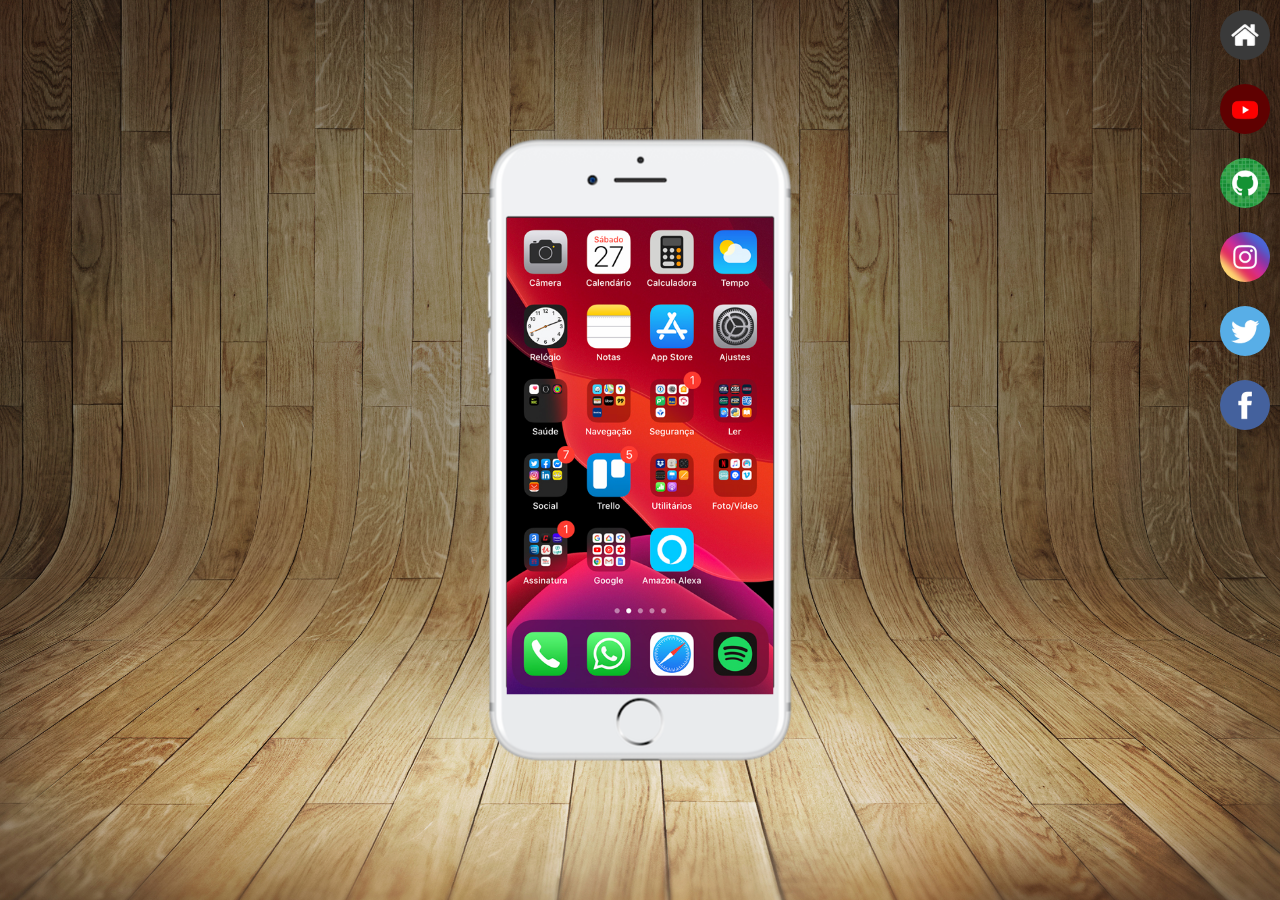
<file: index.html>
<!DOCTYPE html>
<html lang="enpt-br">
<head>
    <meta charset="UTF-8">
    <meta name="viewport" content="width=device-width, initial-scale=1.0">
    <title>Projeto Social</title>
    <link rel="stylesheet" href="estilo/style.css">
    <link rel="shortcut icon" href="imagens/favicon.ico" type="image/x-icon">
</head>
<body>
    <main>
        <section id="telefone">
            <iframe id="tela" name="tela" frameborder="0" src="home.html"></iframe>
        </section>
        <section id="redes-sociais">
            <a target="tela" href="home.html"><img src="imagens/logo-home.jpg" alt="home"></a><br>
            <a target="tela" href="youtube.html"><img src="imagens/logo-youtube.jpg" alt="youtube"></a><br>
            <a target="tela" href="github.html"><img src="imagens/logo-github.jpg" alt="github"></a><br>
            <a target="tela" href="intagram.html"><img src="imagens/logo-instagram.jpg" alt="instagram"></a><br>
            <a target="tela" href="twitter.html"><img src="imagens/logo-twitter.jpg" alt="twitter"></a><br>
            <a target="tela" href="facebook.html"><img src="imagens/logo-facebook.jpg" alt="facebook"></a>
        </section>
    </main>
</body>
</html>
</file>
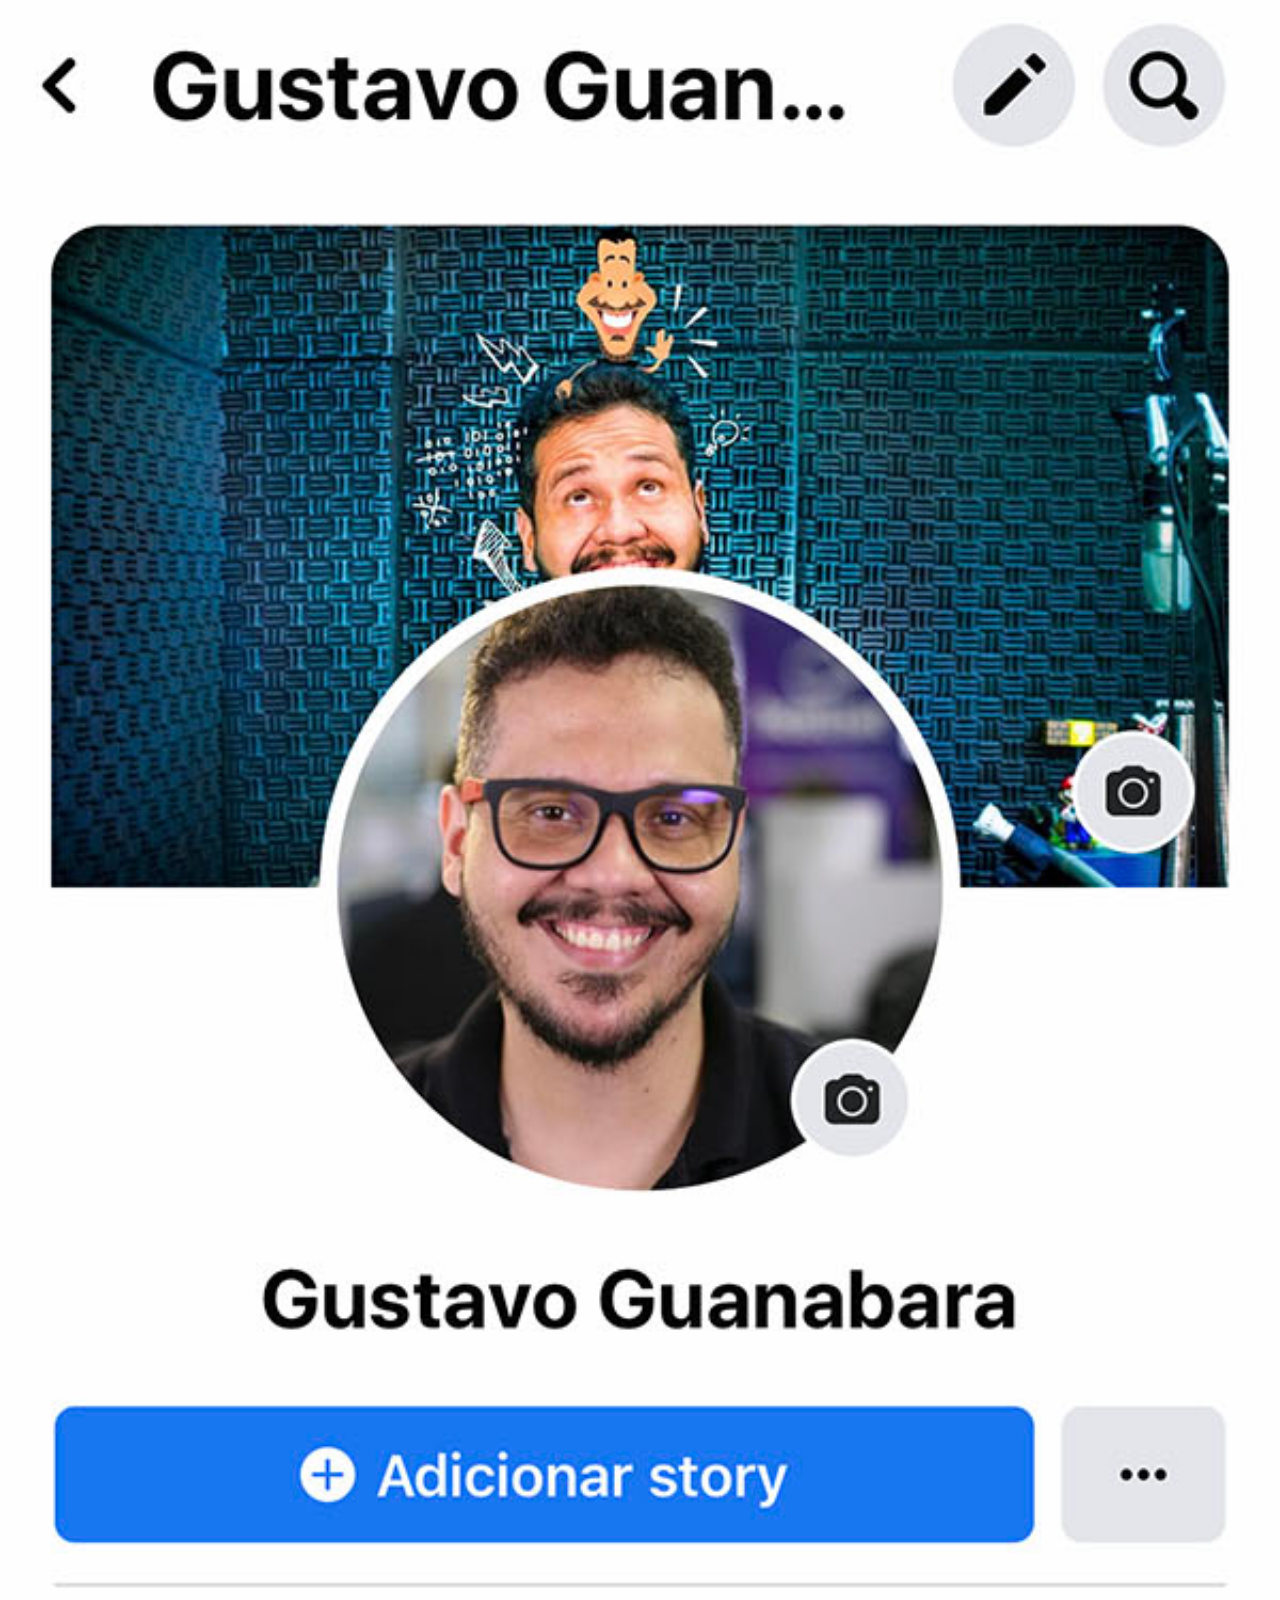
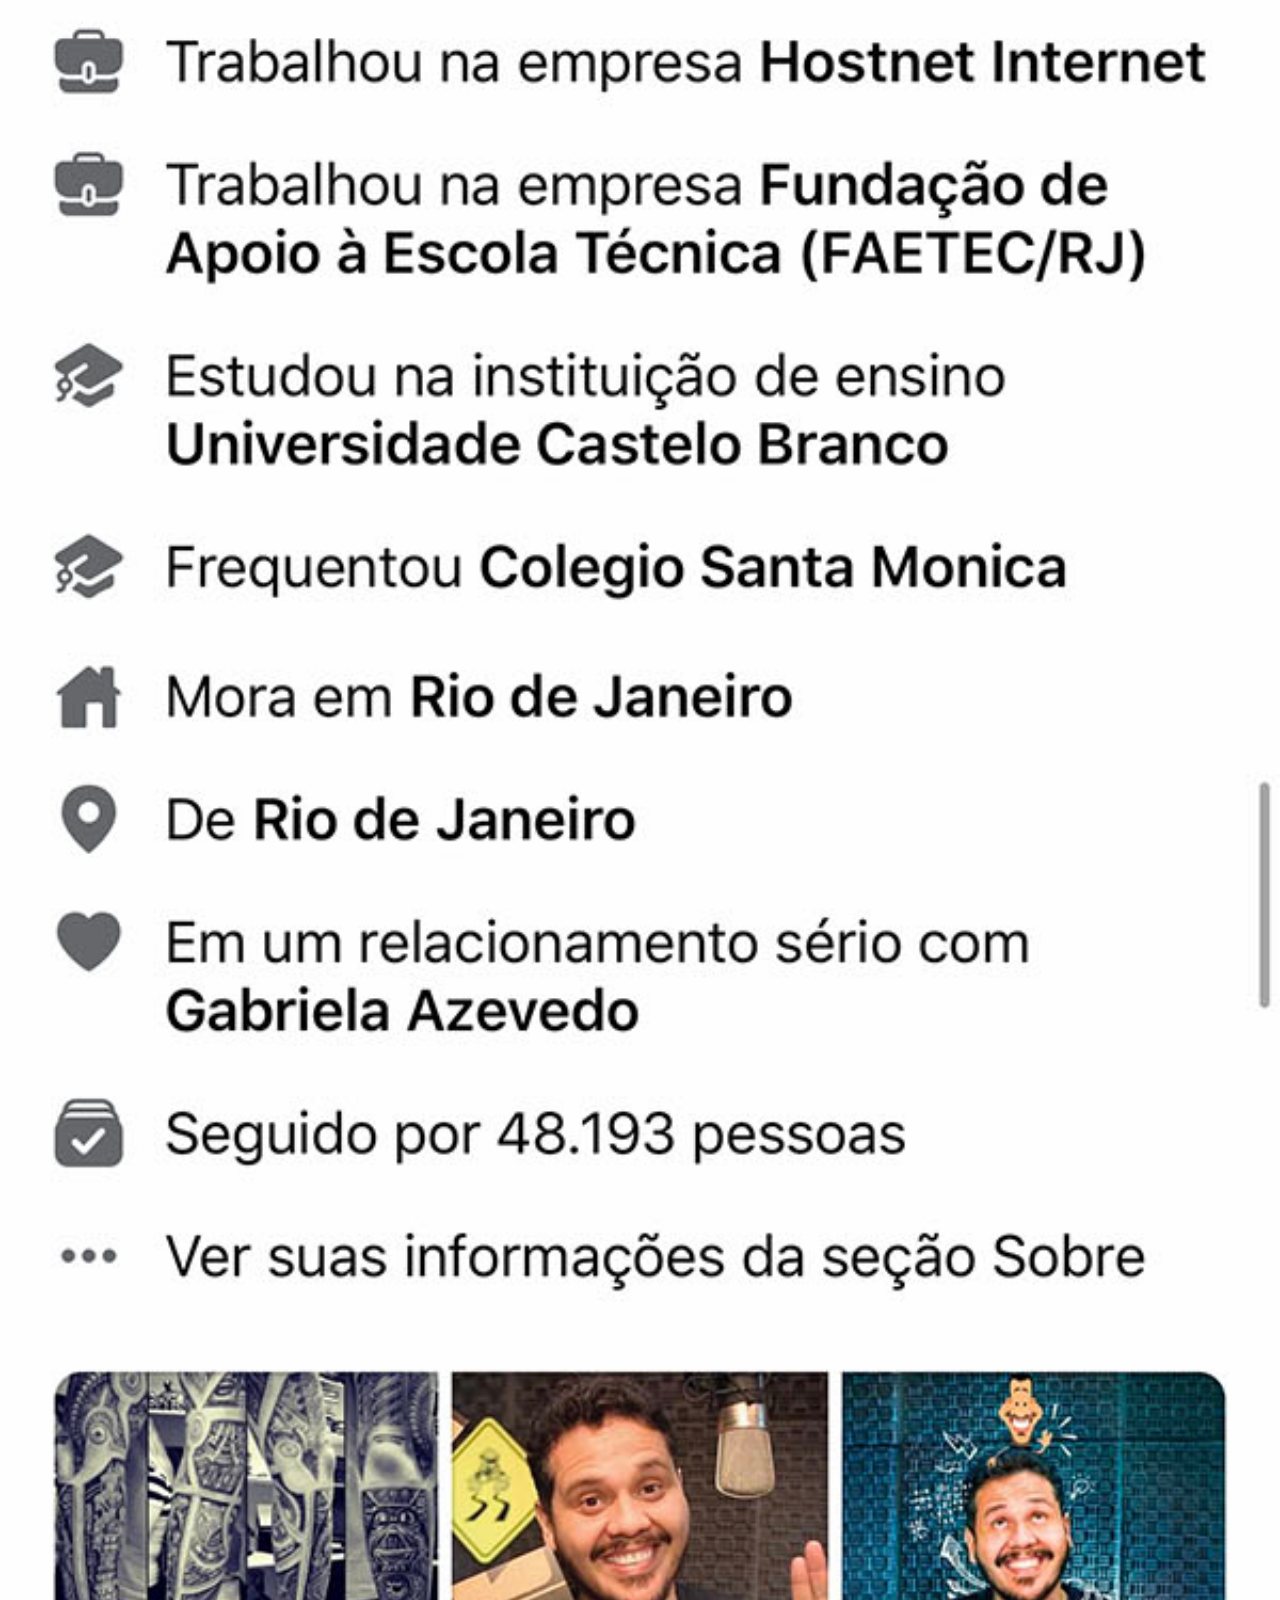
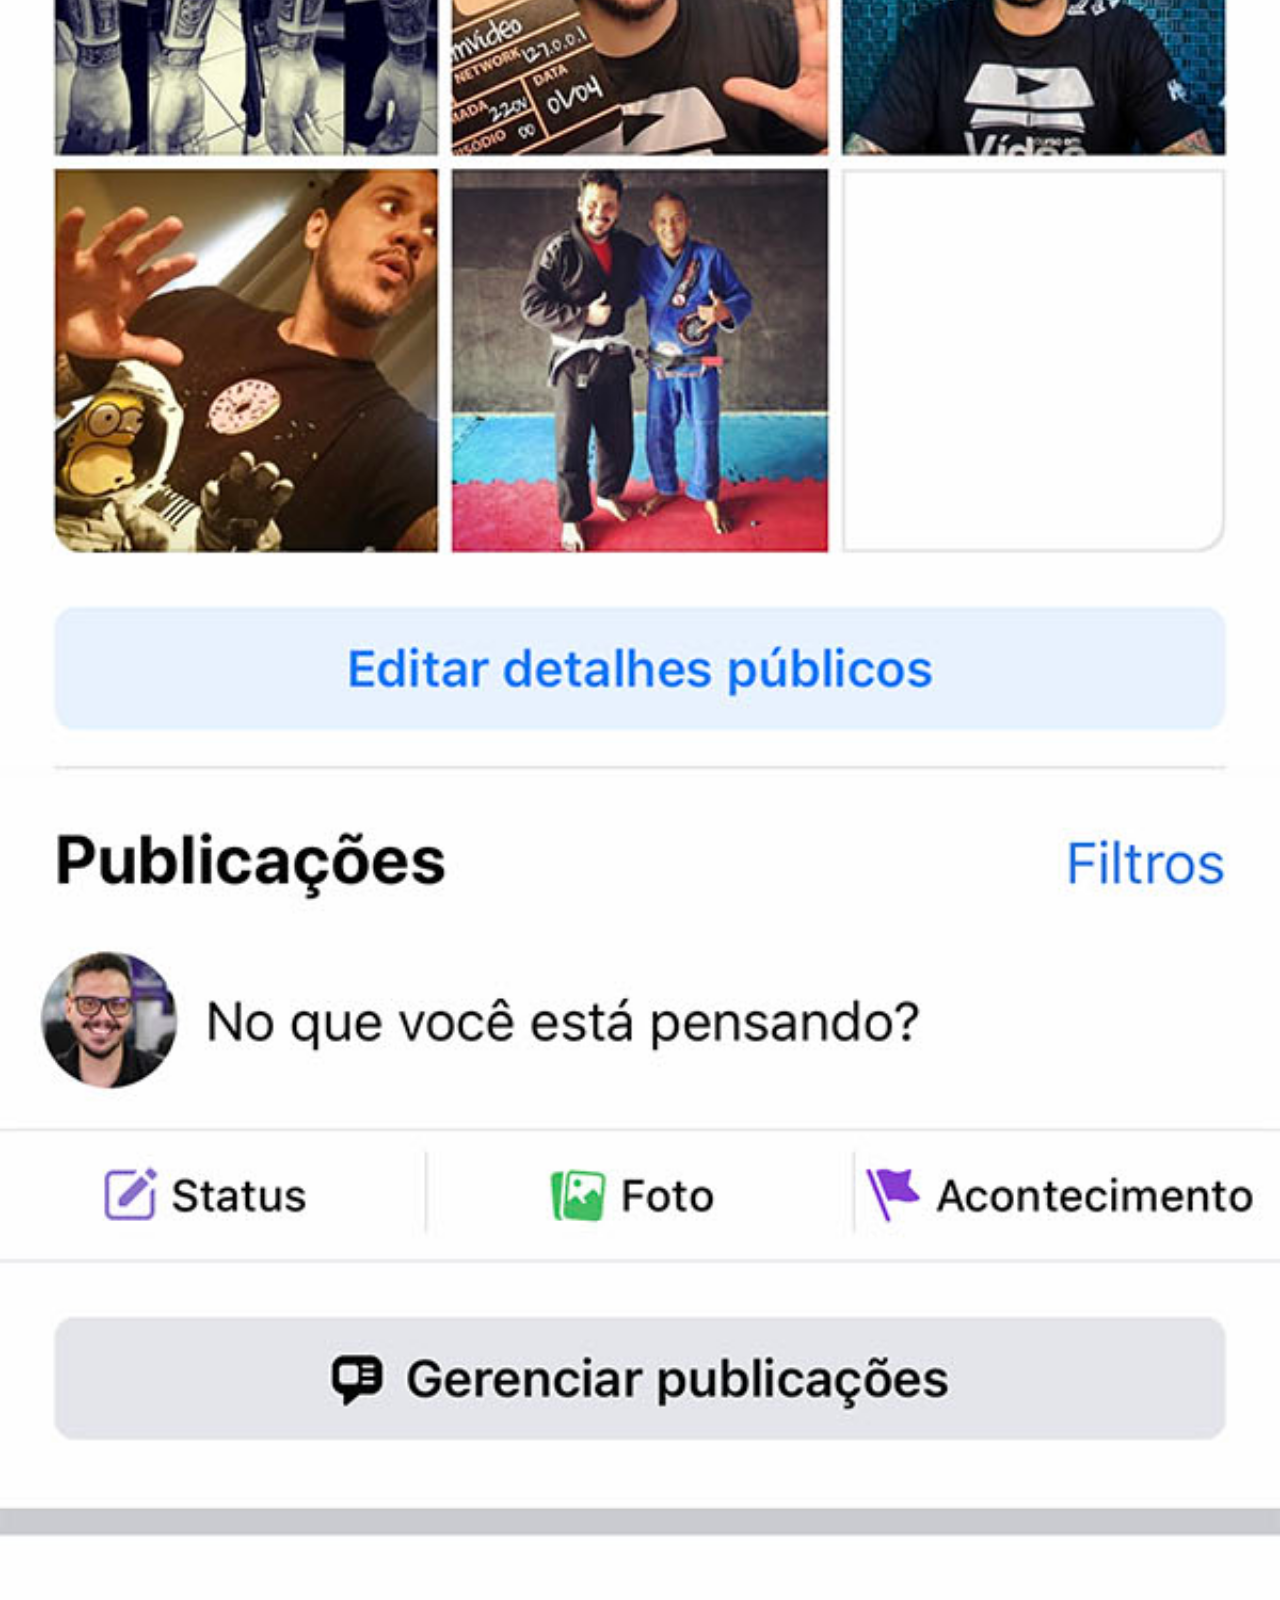
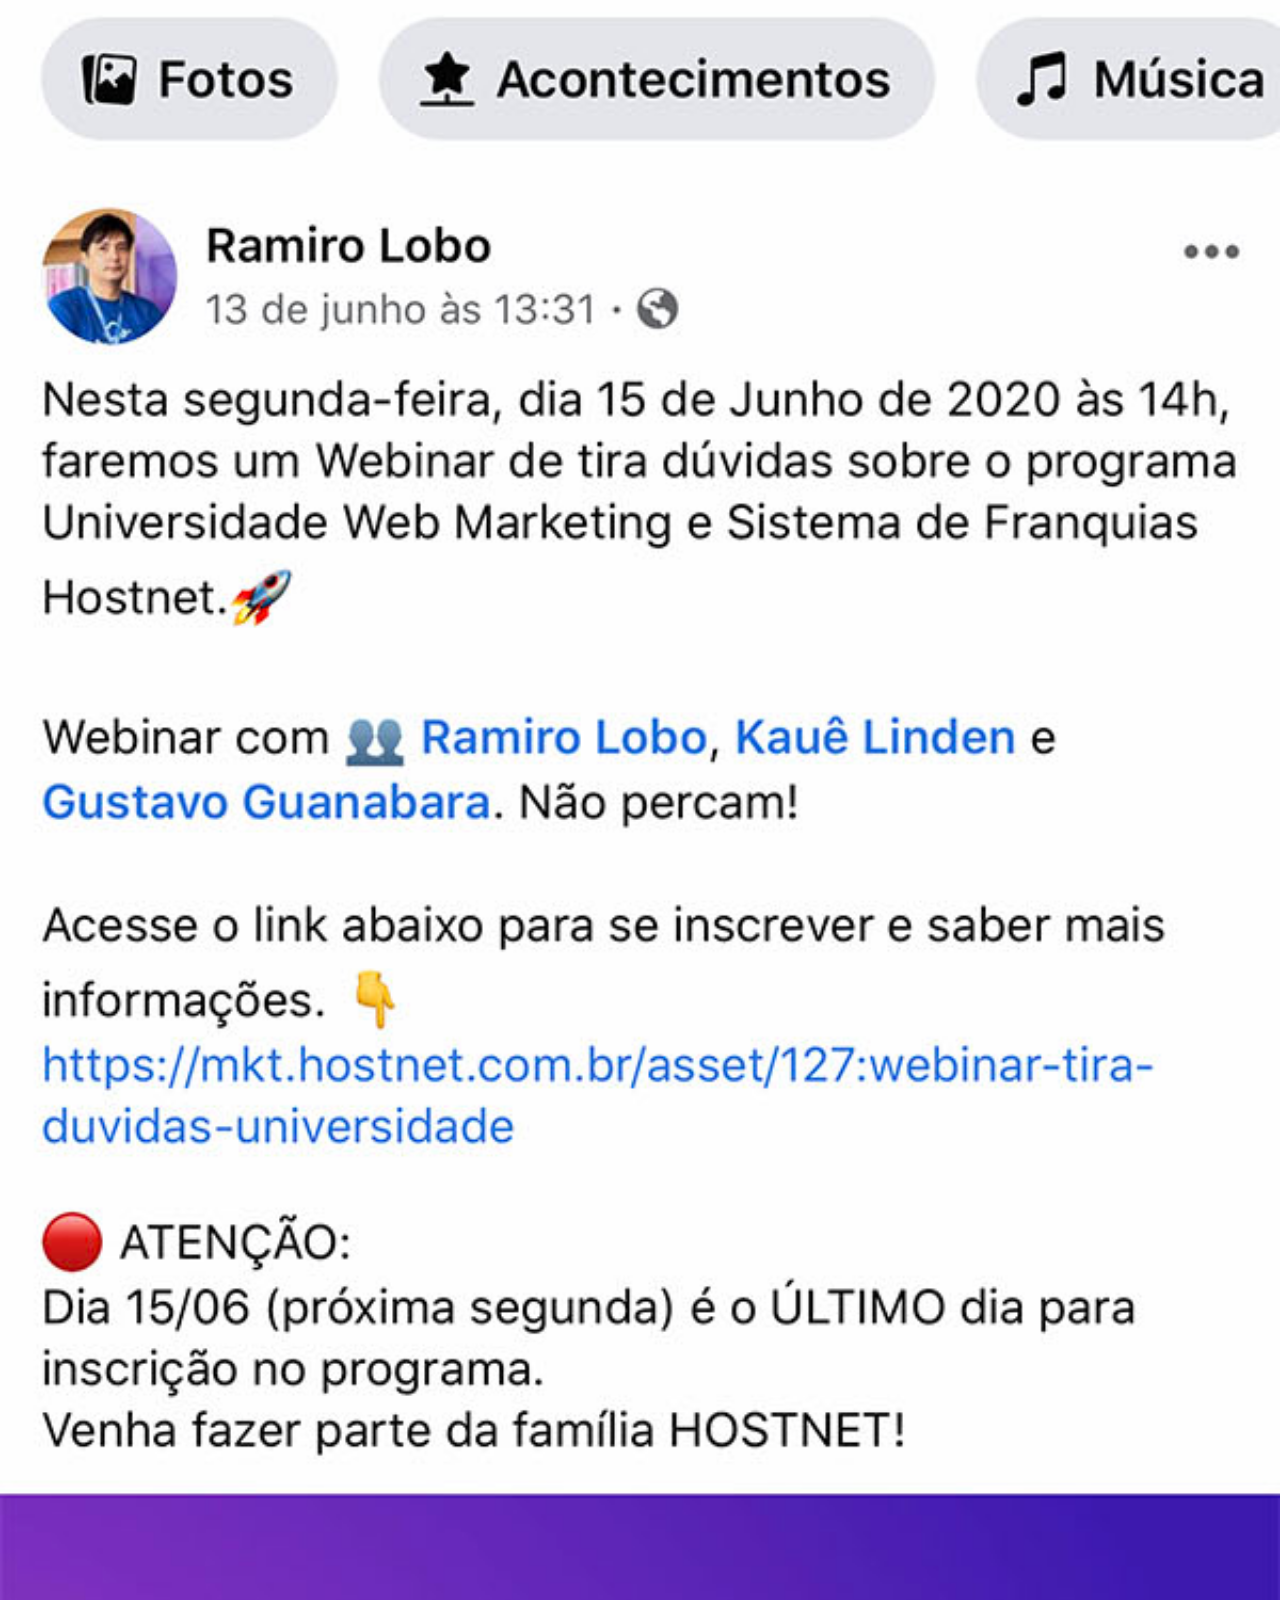
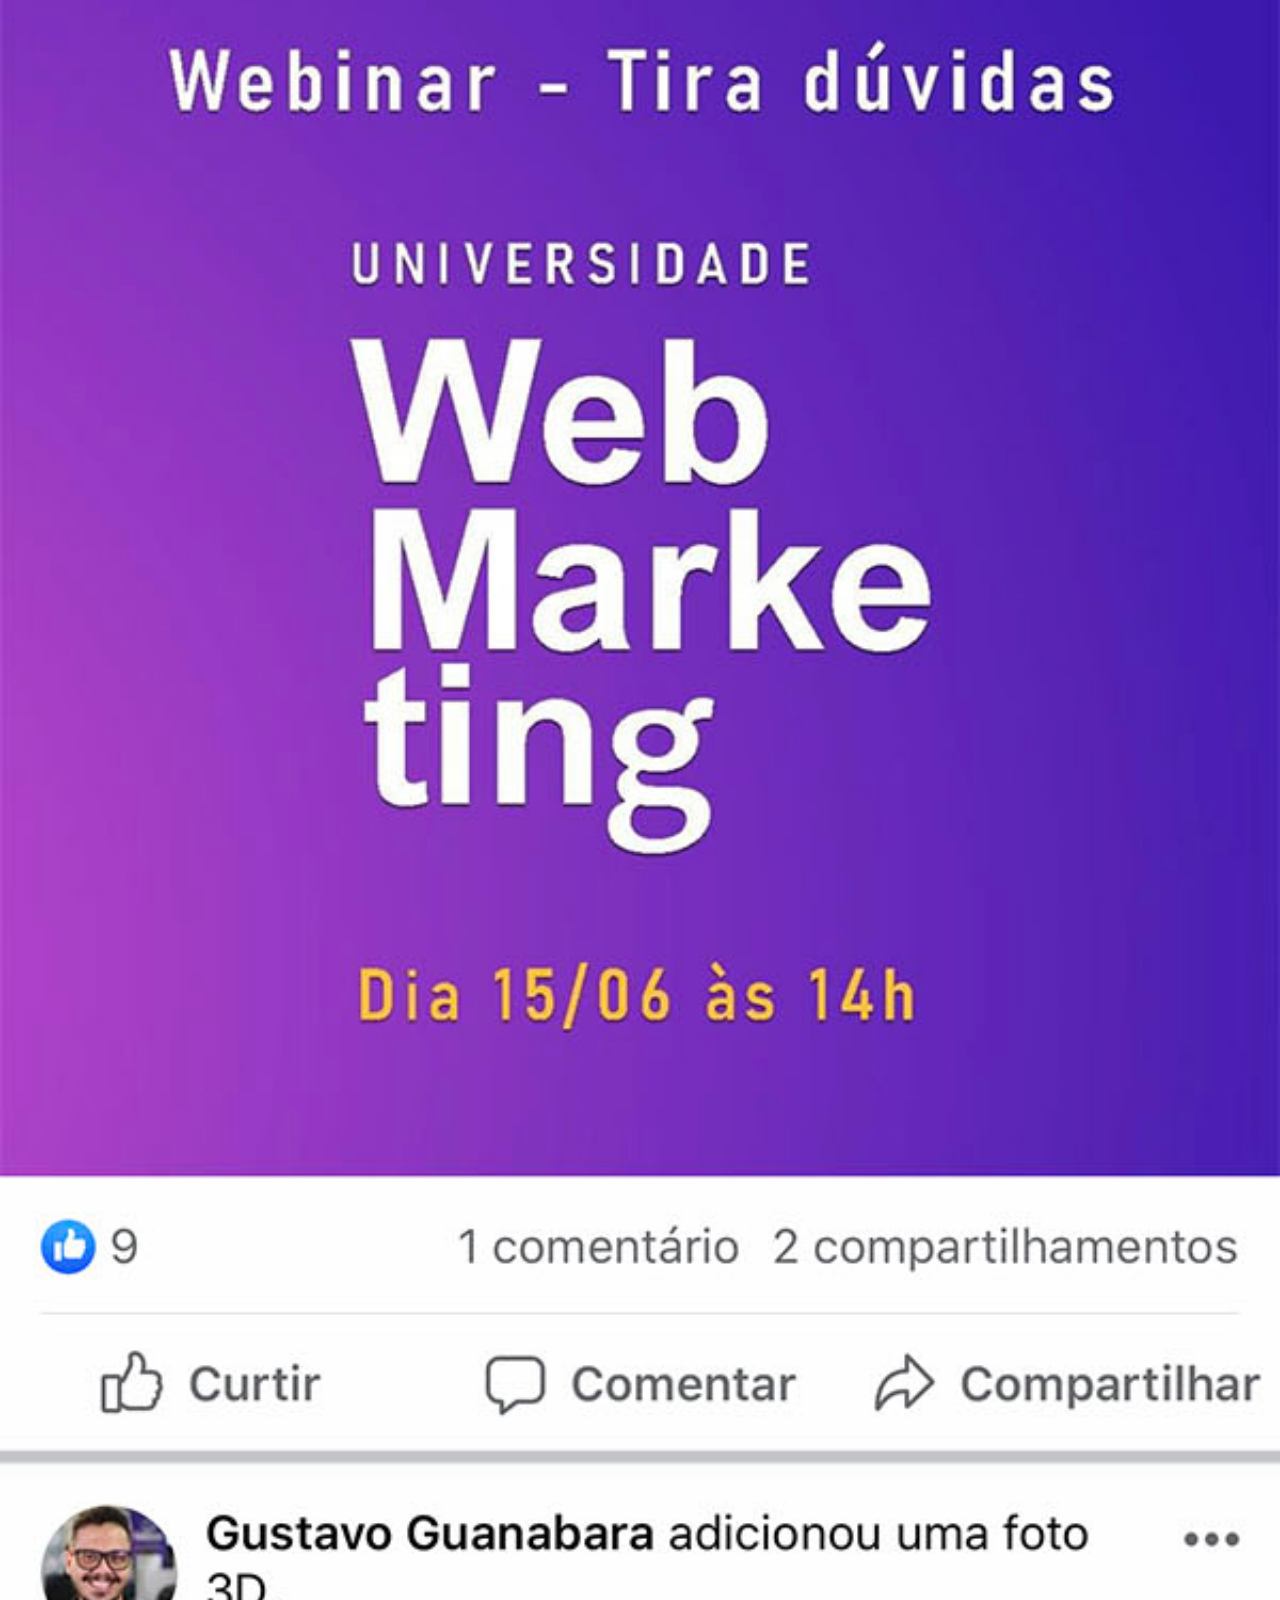
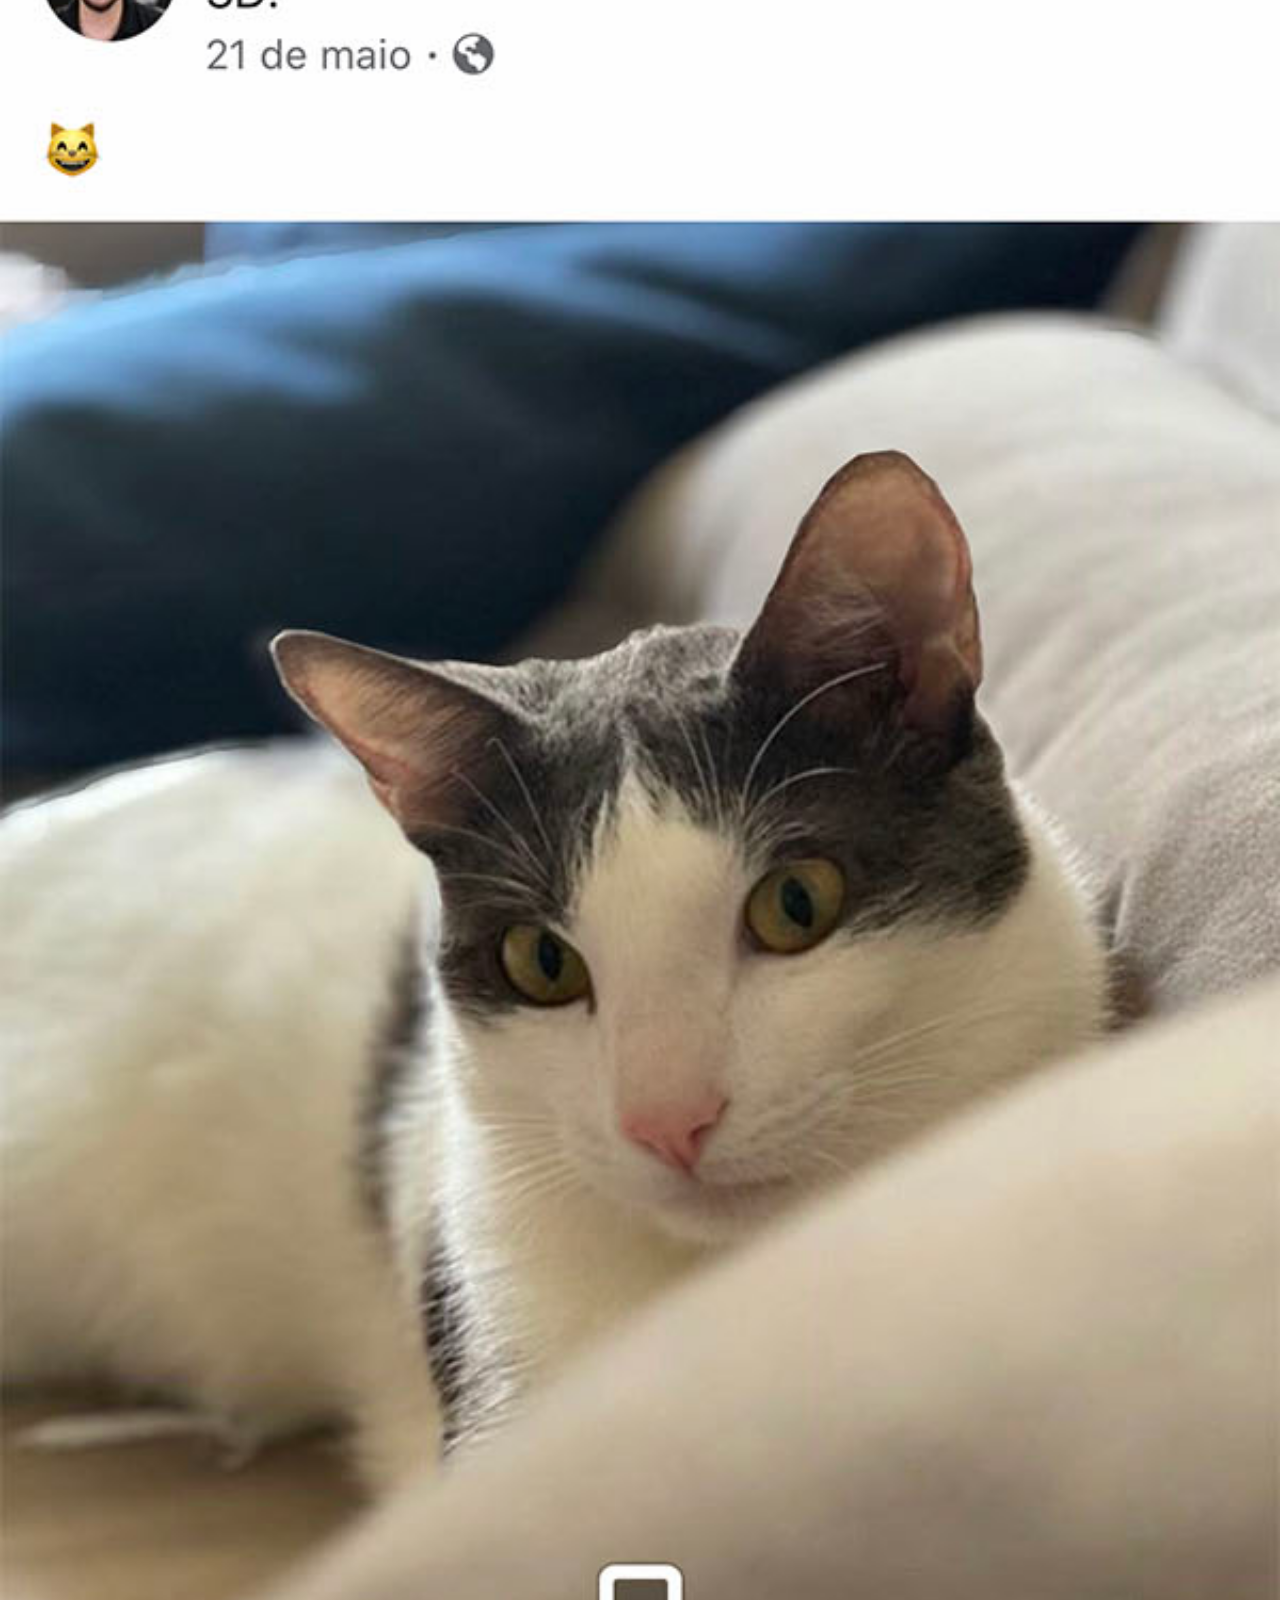
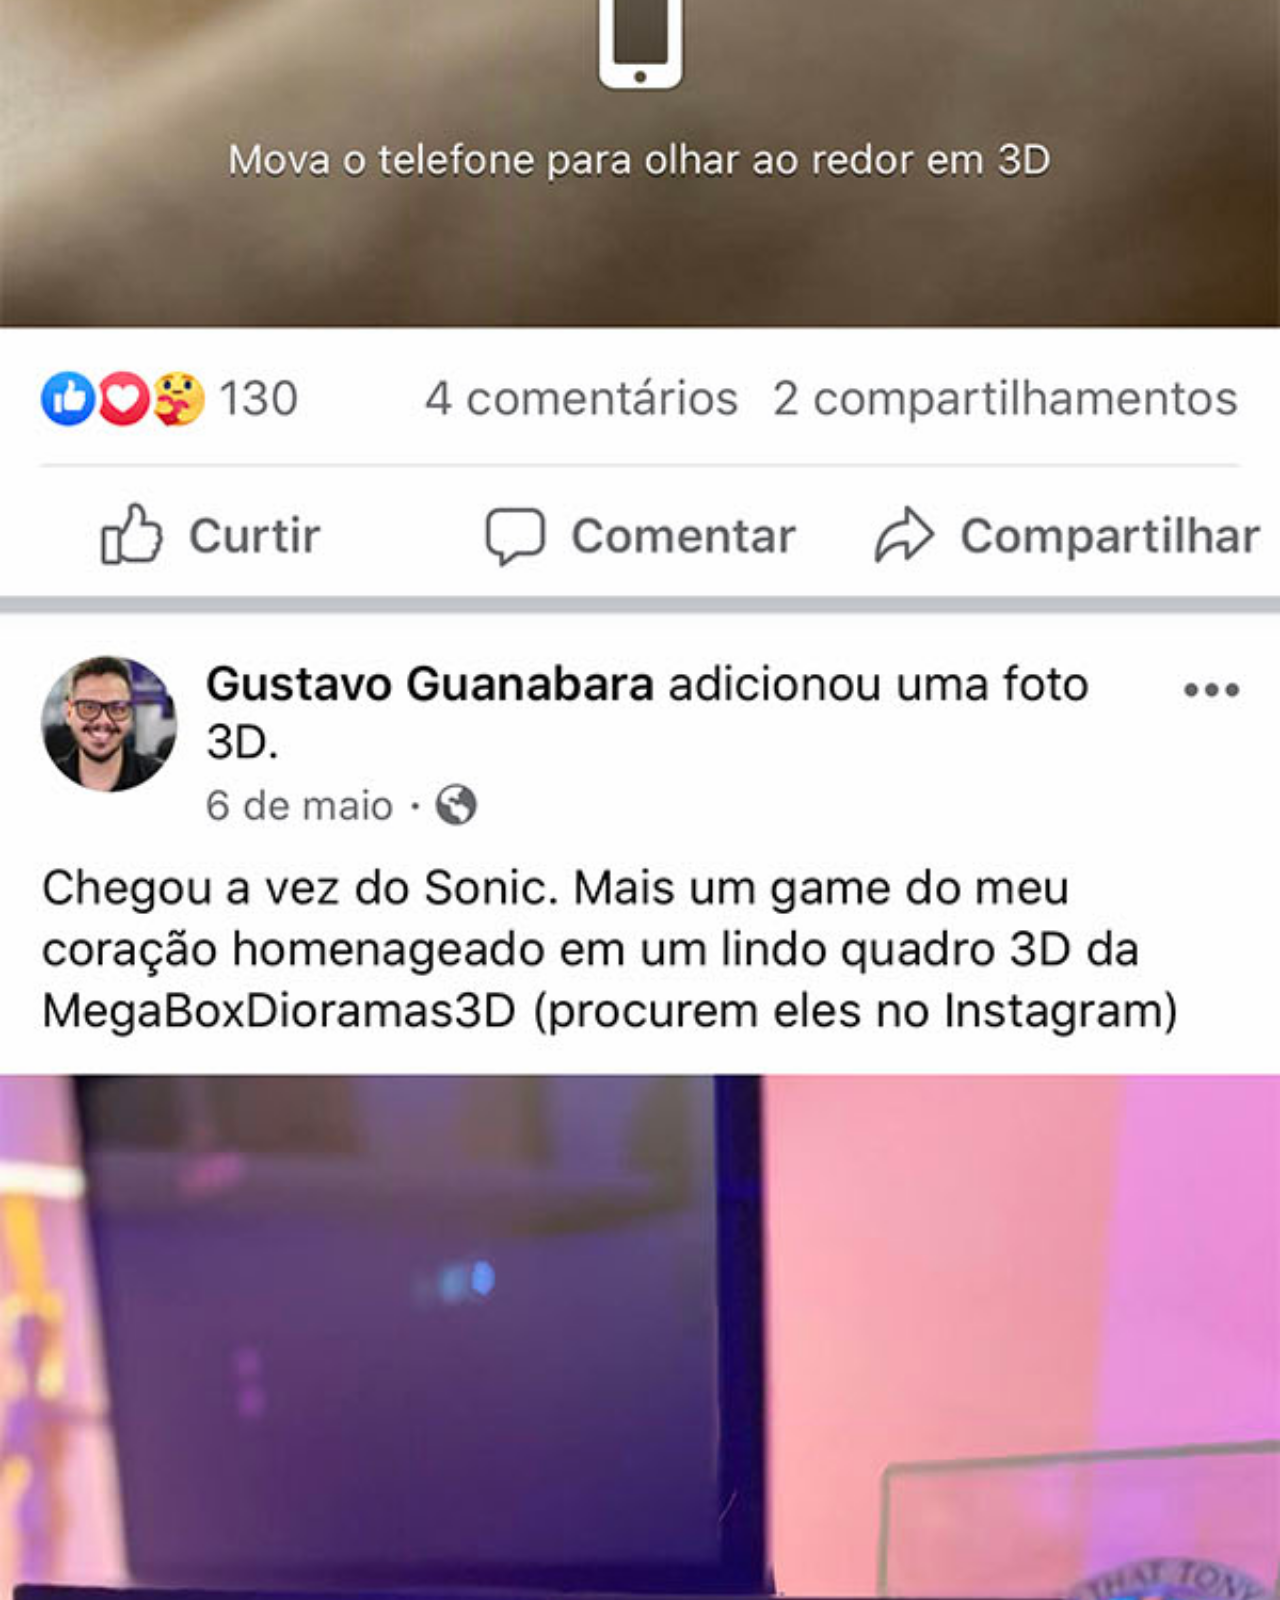
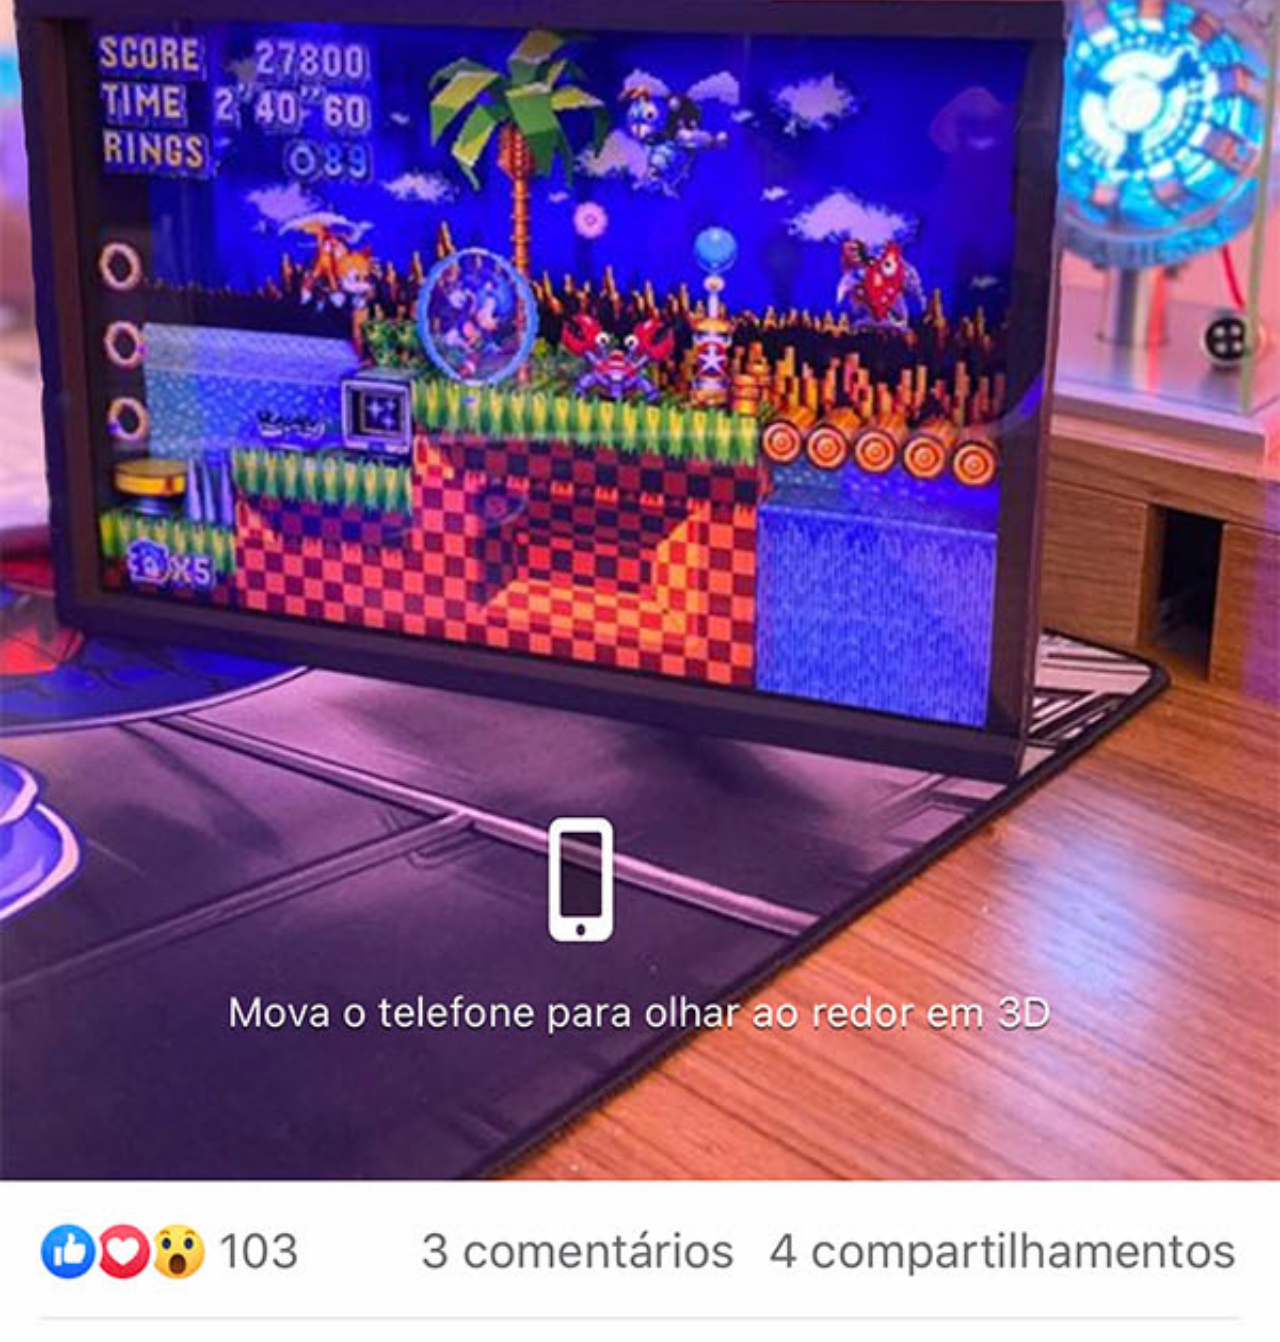
<file: facebook.html>
<!DOCTYPE html>
<html lang="en">
<head>
    <meta charset="UTF-8">
    <meta name="viewport" content="width=device-width, initial-scale=1.0">
    <title>home</title>
</head>
<style>
    *{
        margin: 0px;
        padding: 0px;
    }

    ::-webkit-scrollbar{
        width: 0;
        height: 0;
    }

    img{
        width: 100vw;

    }

    a{
        display: block;
        background-color: darkred;
        padding: 20px;
        text-align: center;
        font-weight: bolder;
        text-decoration: none;
        color: white;
    }
</style>
<body>
    <img src="imagens/tela-facebook.jpg" alt="facebook">
</body>
</html>
</file>
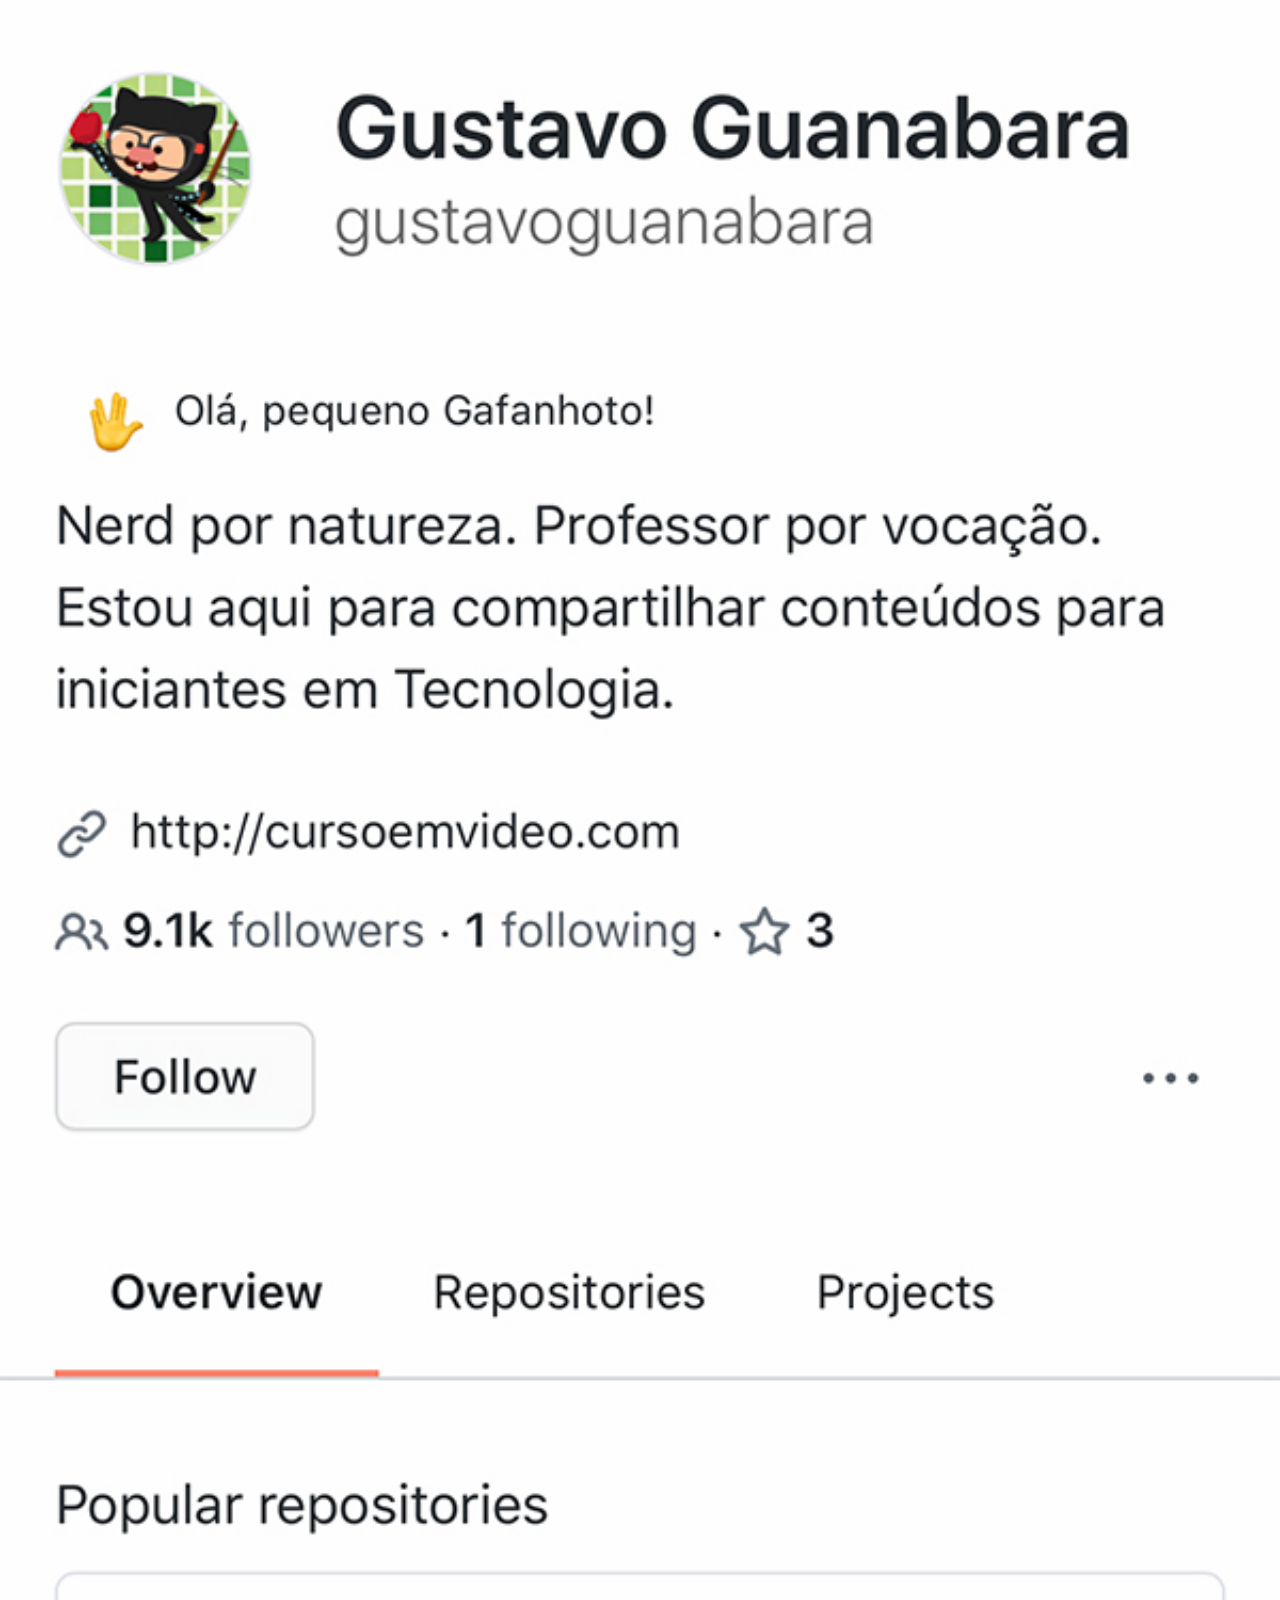
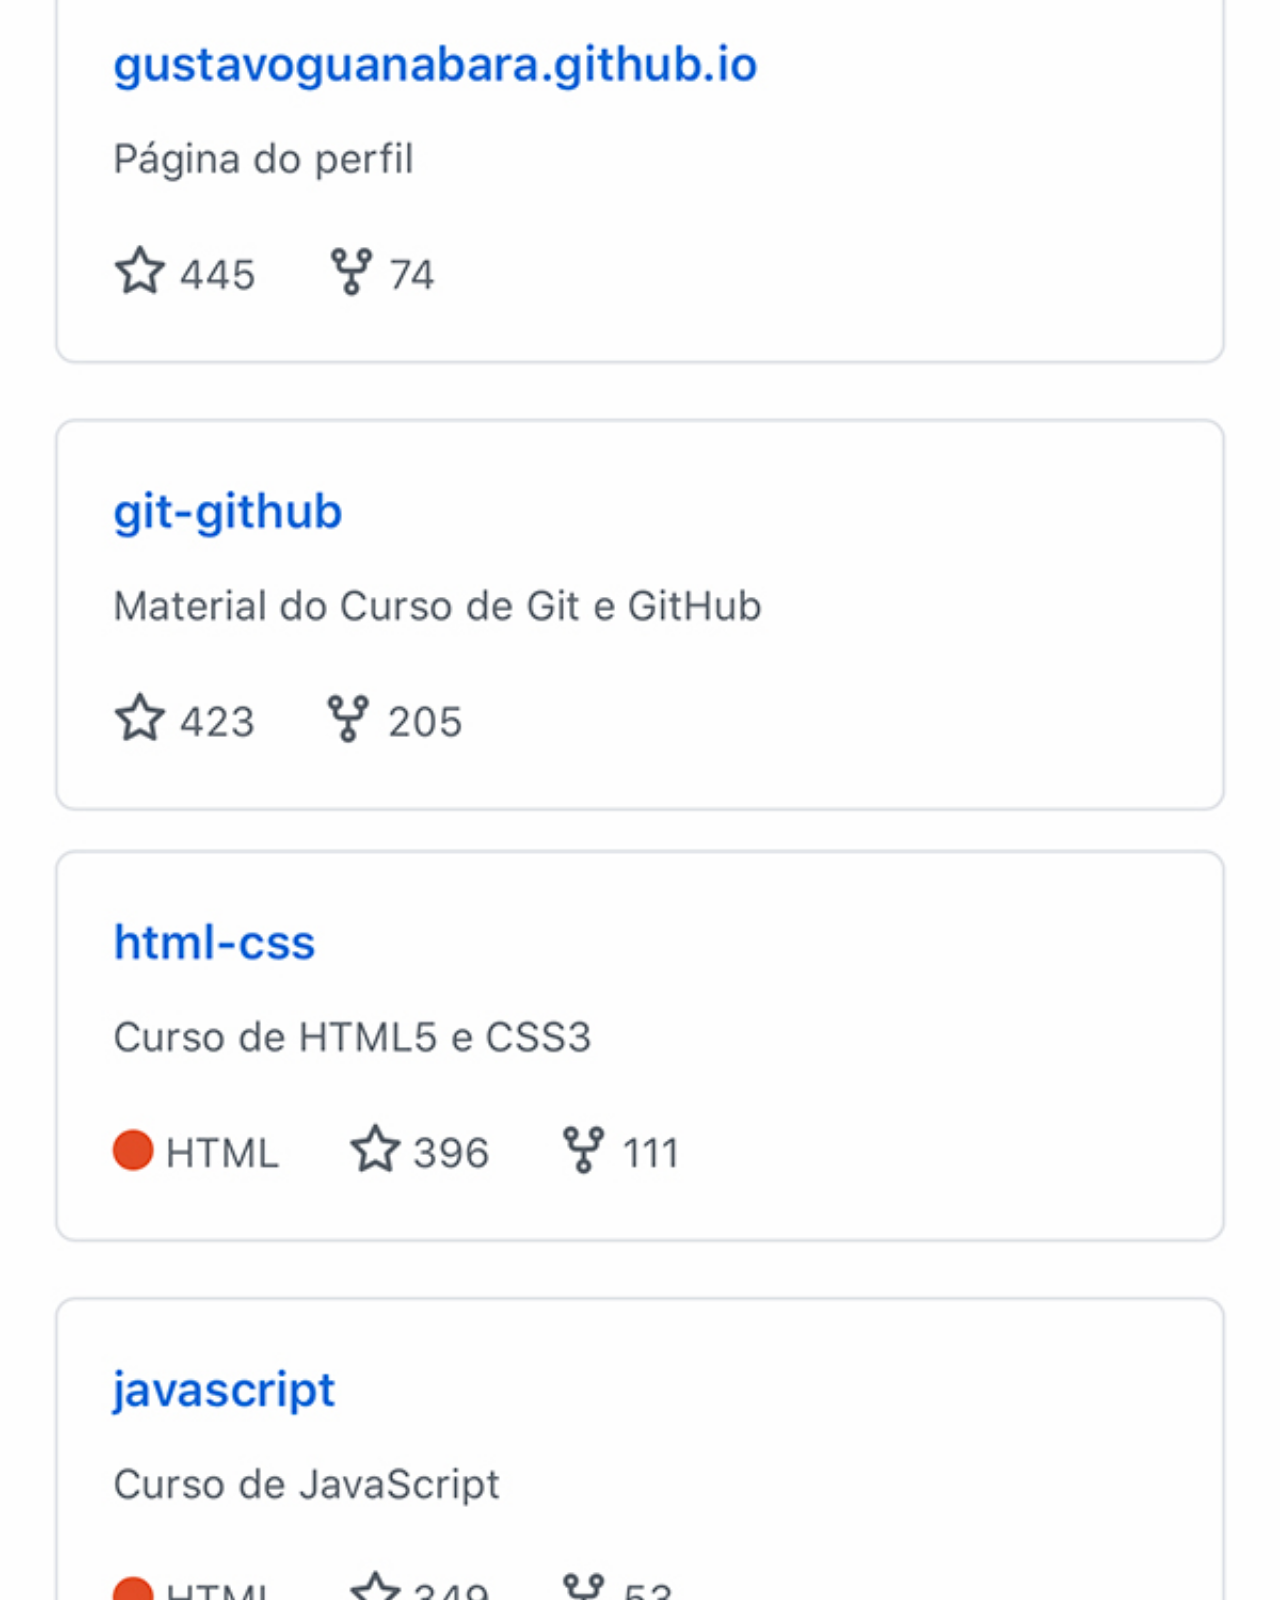
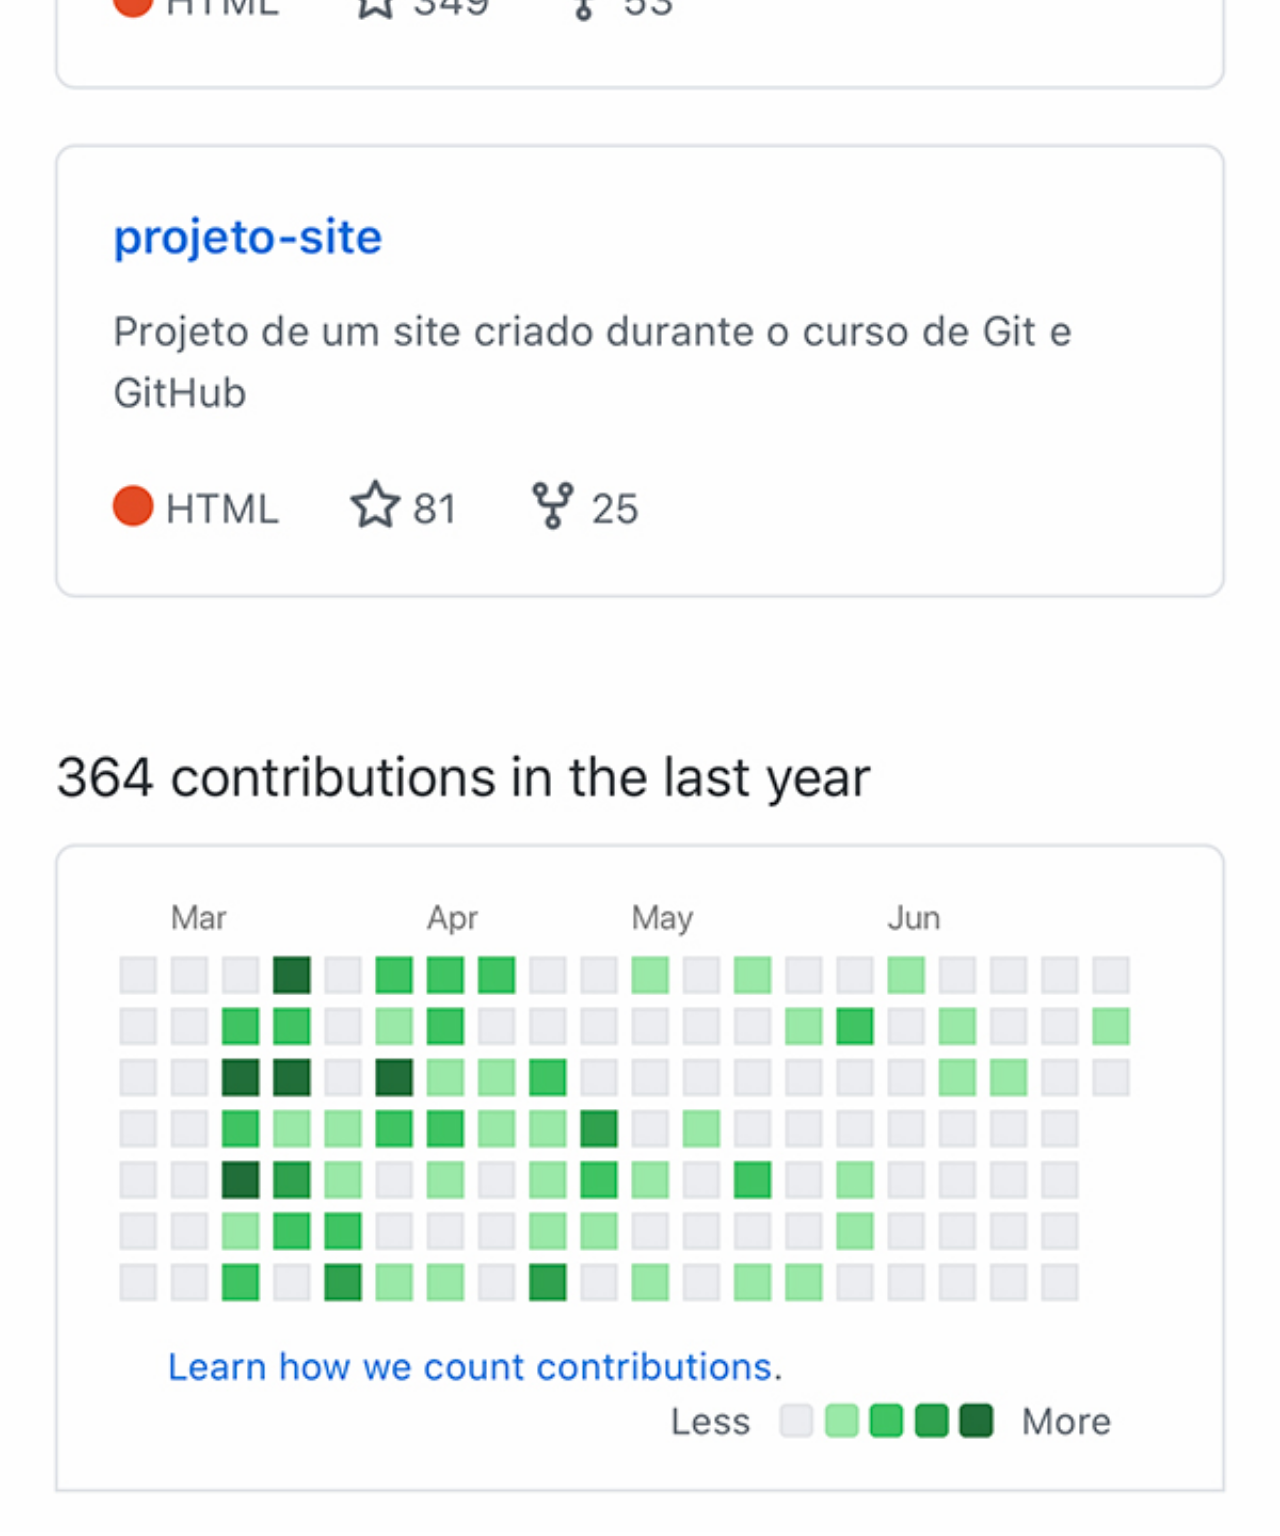
<file: github.html>
<!DOCTYPE html>
<html lang="en">
<head>
    <meta charset="UTF-8">
    <meta name="viewport" content="width=device-width, initial-scale=1.0">
    <title>home</title>
</head>
<style>
    *{
        margin: 0px;
        padding: 0px;
    }

    ::-webkit-scrollbar{
        width: 0;
        height: 0;
    }

    img{
        width: 100vw;

    }

    a{
        display: block;
        background-color: darkred;
        padding: 20px;
        text-align: center;
        font-weight: bolder;
        text-decoration: none;
        color: white;
    }
</style>
<body>
    <img src="imagens/tela-github.jpg" alt="github">
</body>
</html>
</file>
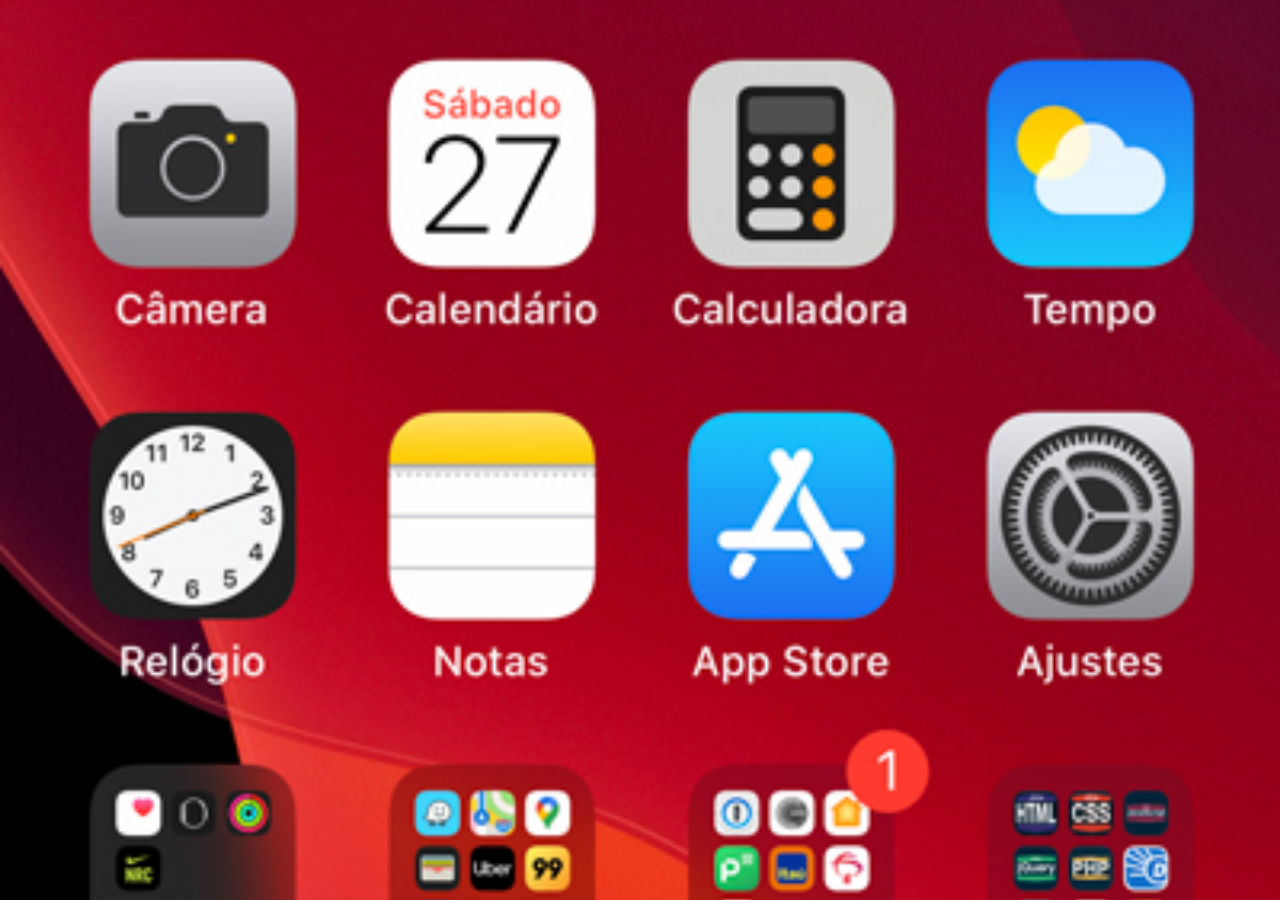
<file: home.html>
<!DOCTYPE html>
<html lang="en">
<head>
    <meta charset="UTF-8">
    <meta name="viewport" content="width=device-width, initial-scale=1.0">
    <title>home</title>
</head>
<style>
    * {
        margin: 0px;
        padding: 0px;
    }

    body{
        width: 100vw;
        height: 100vh;
        background: url(.//imagens/tela-home.jpg);
        background-repeat: no-repeat;
        background-position: top center ;
        background-size: cover;
    }
</style>
<body>
    
</body>
</html>
</file>
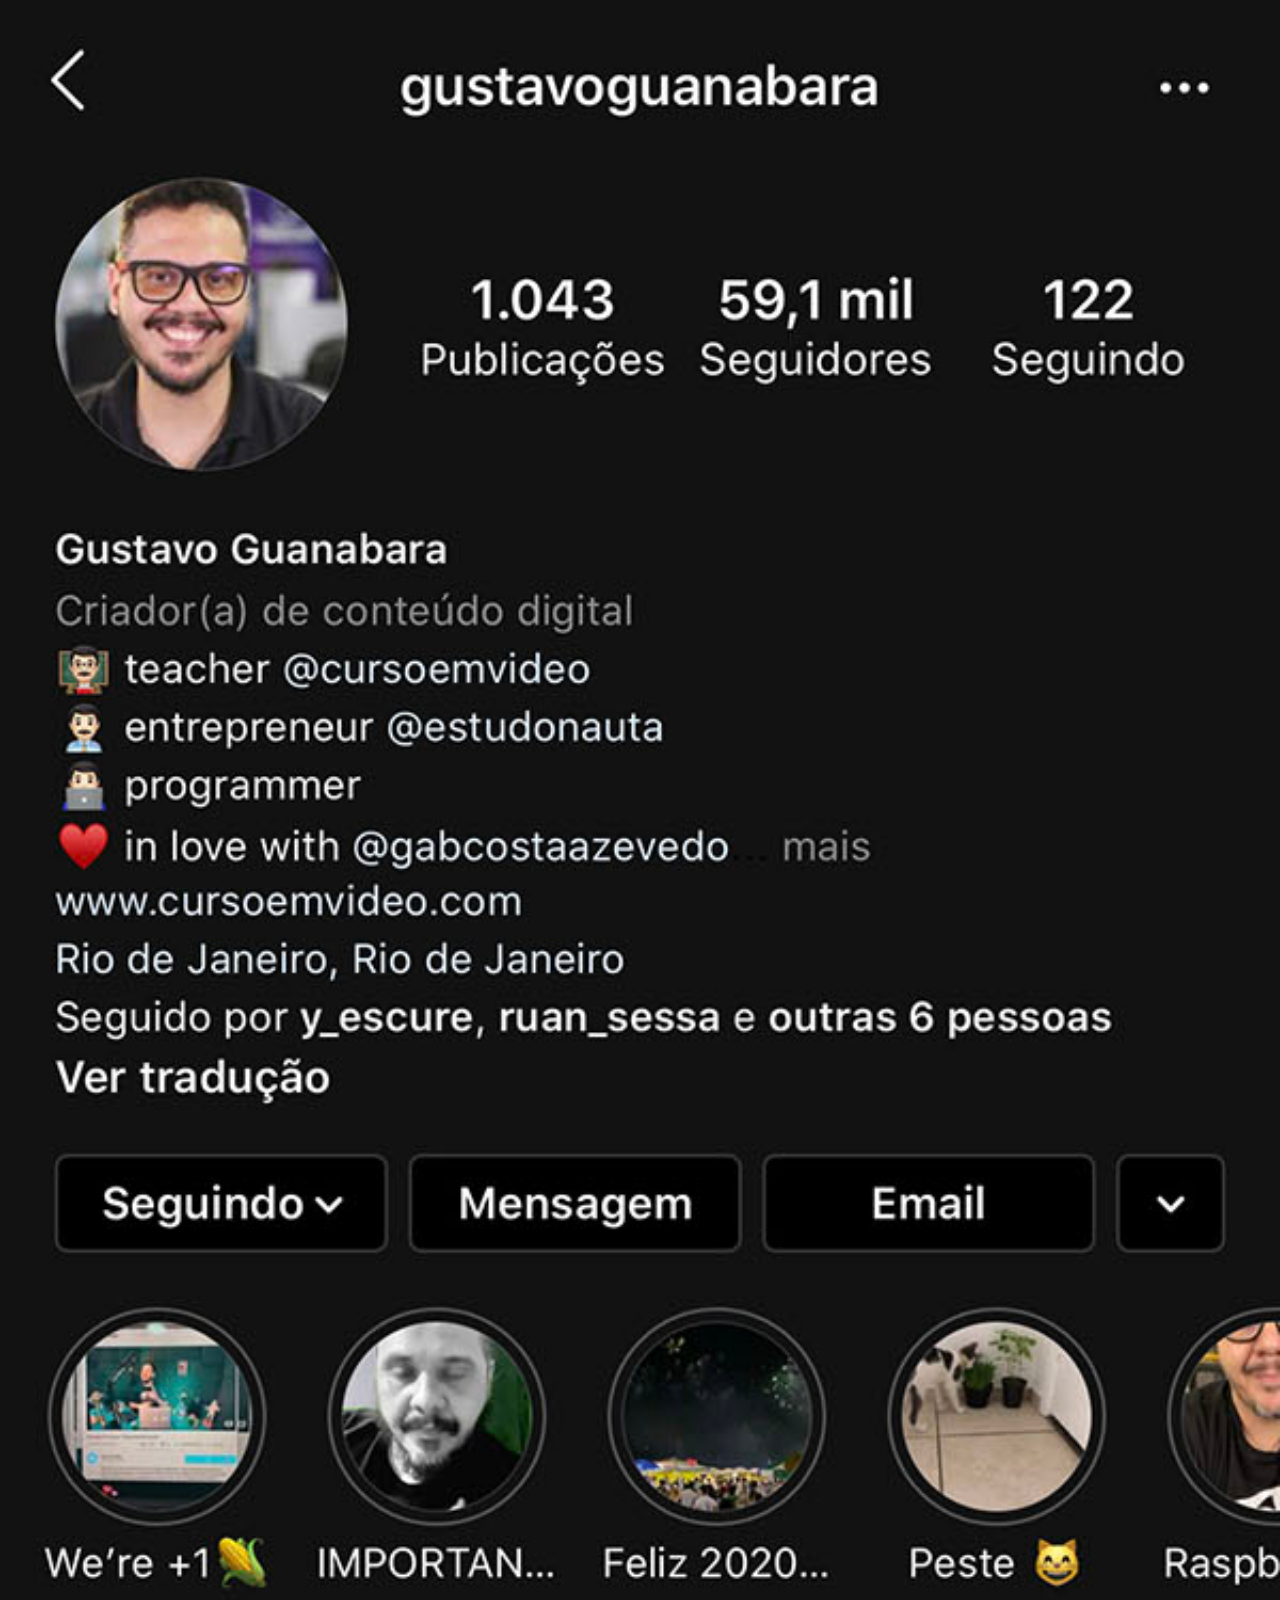
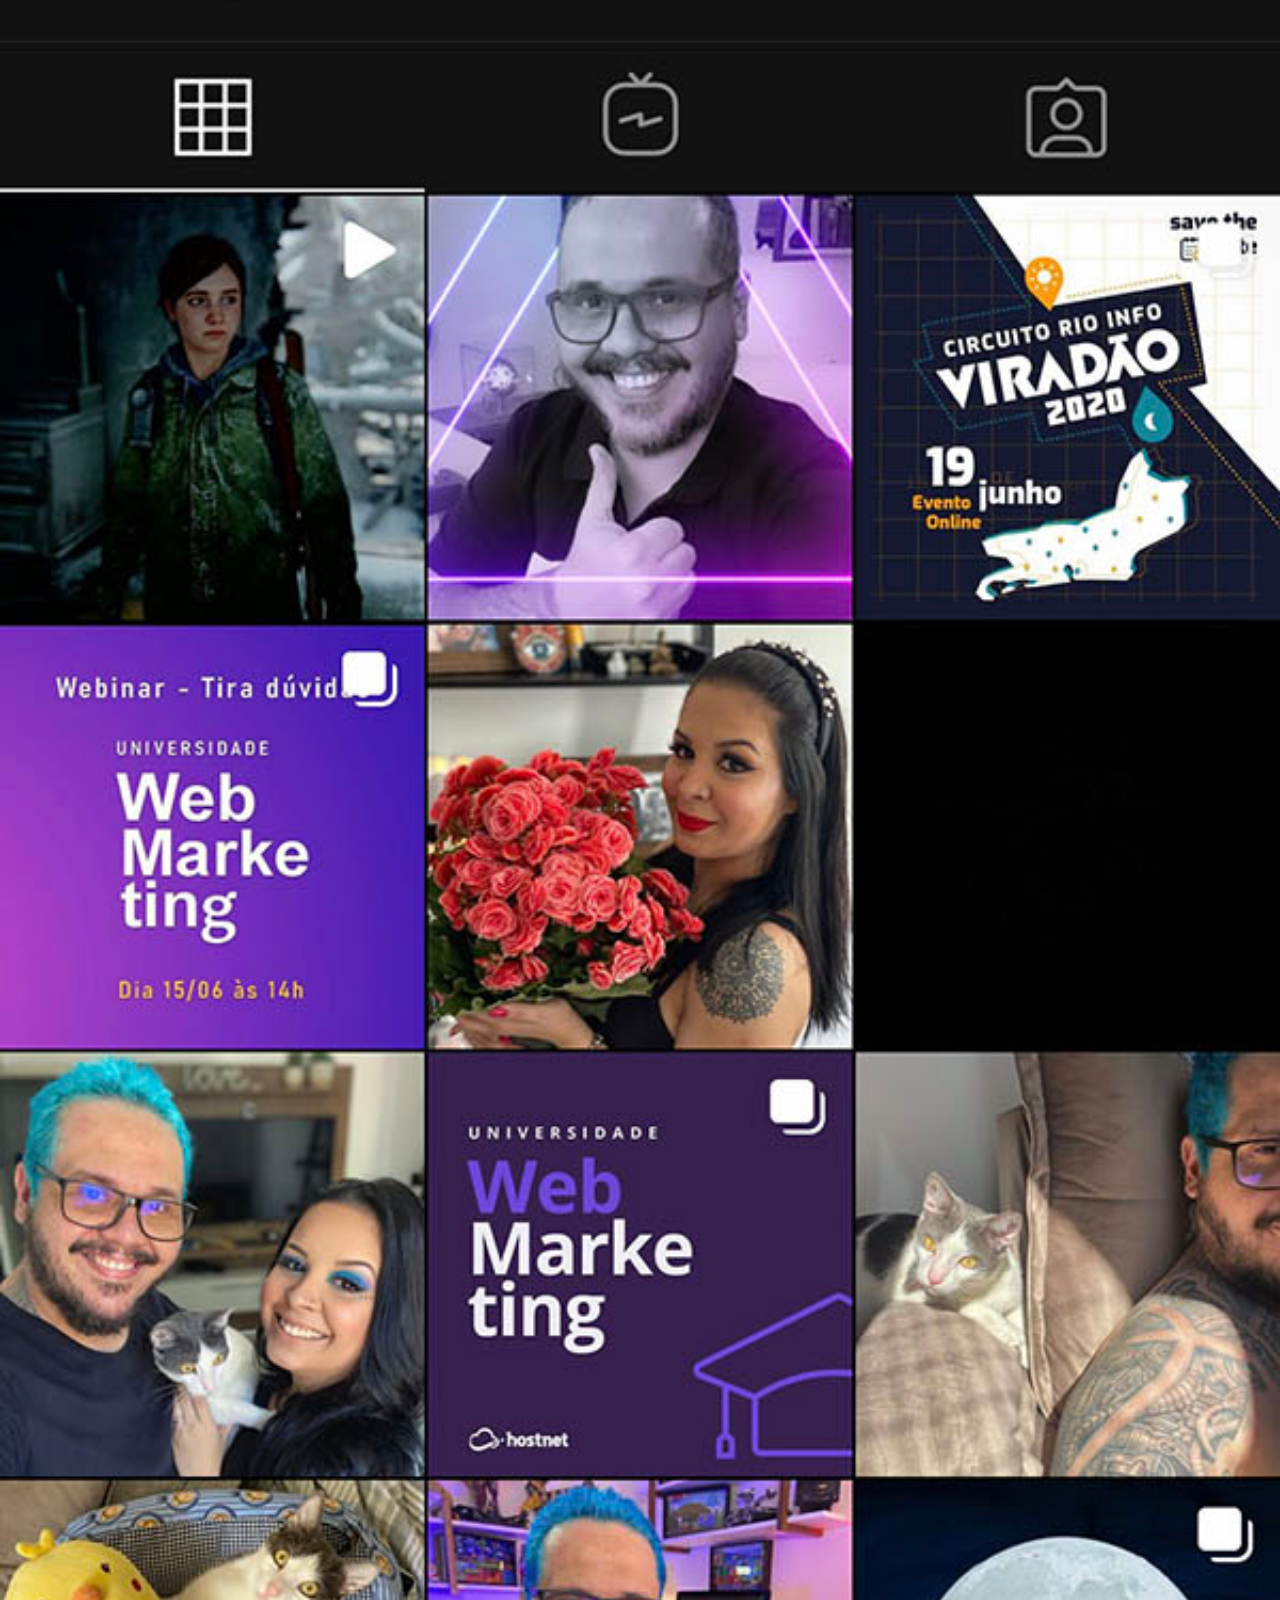
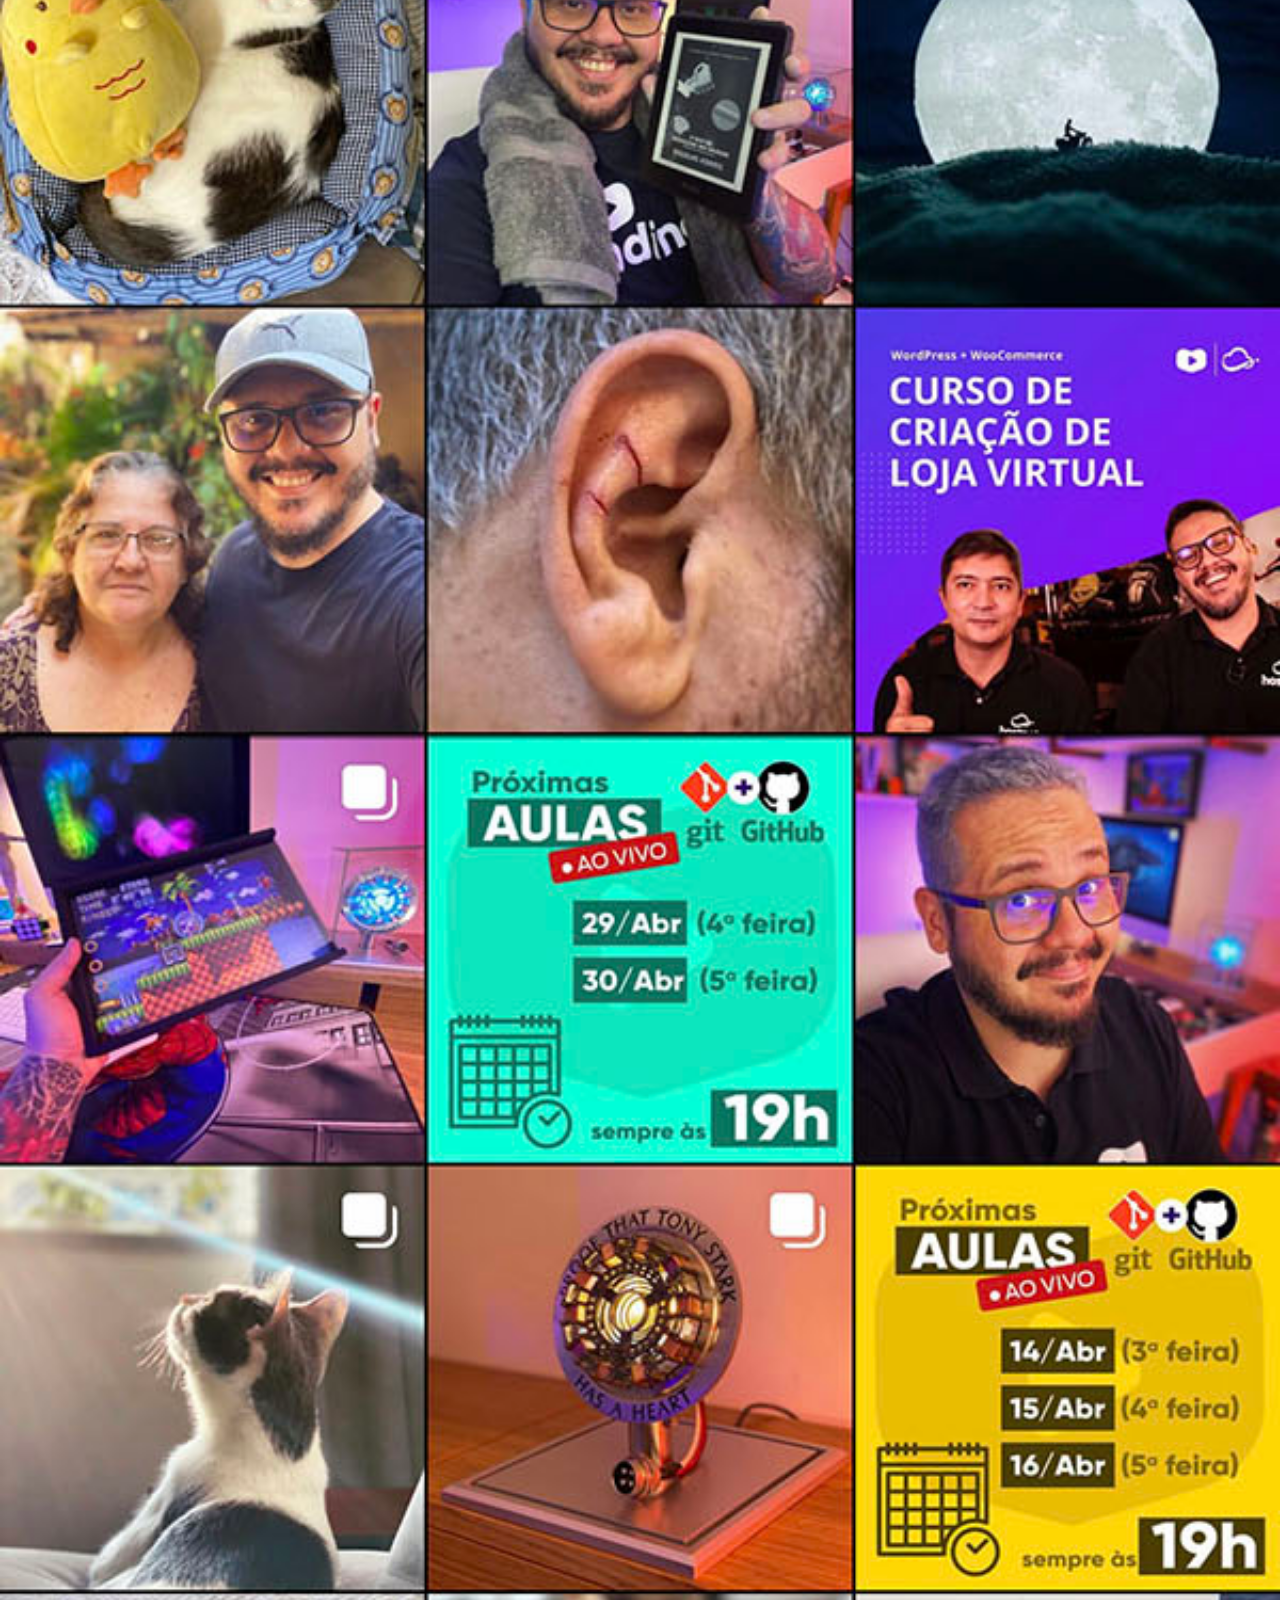
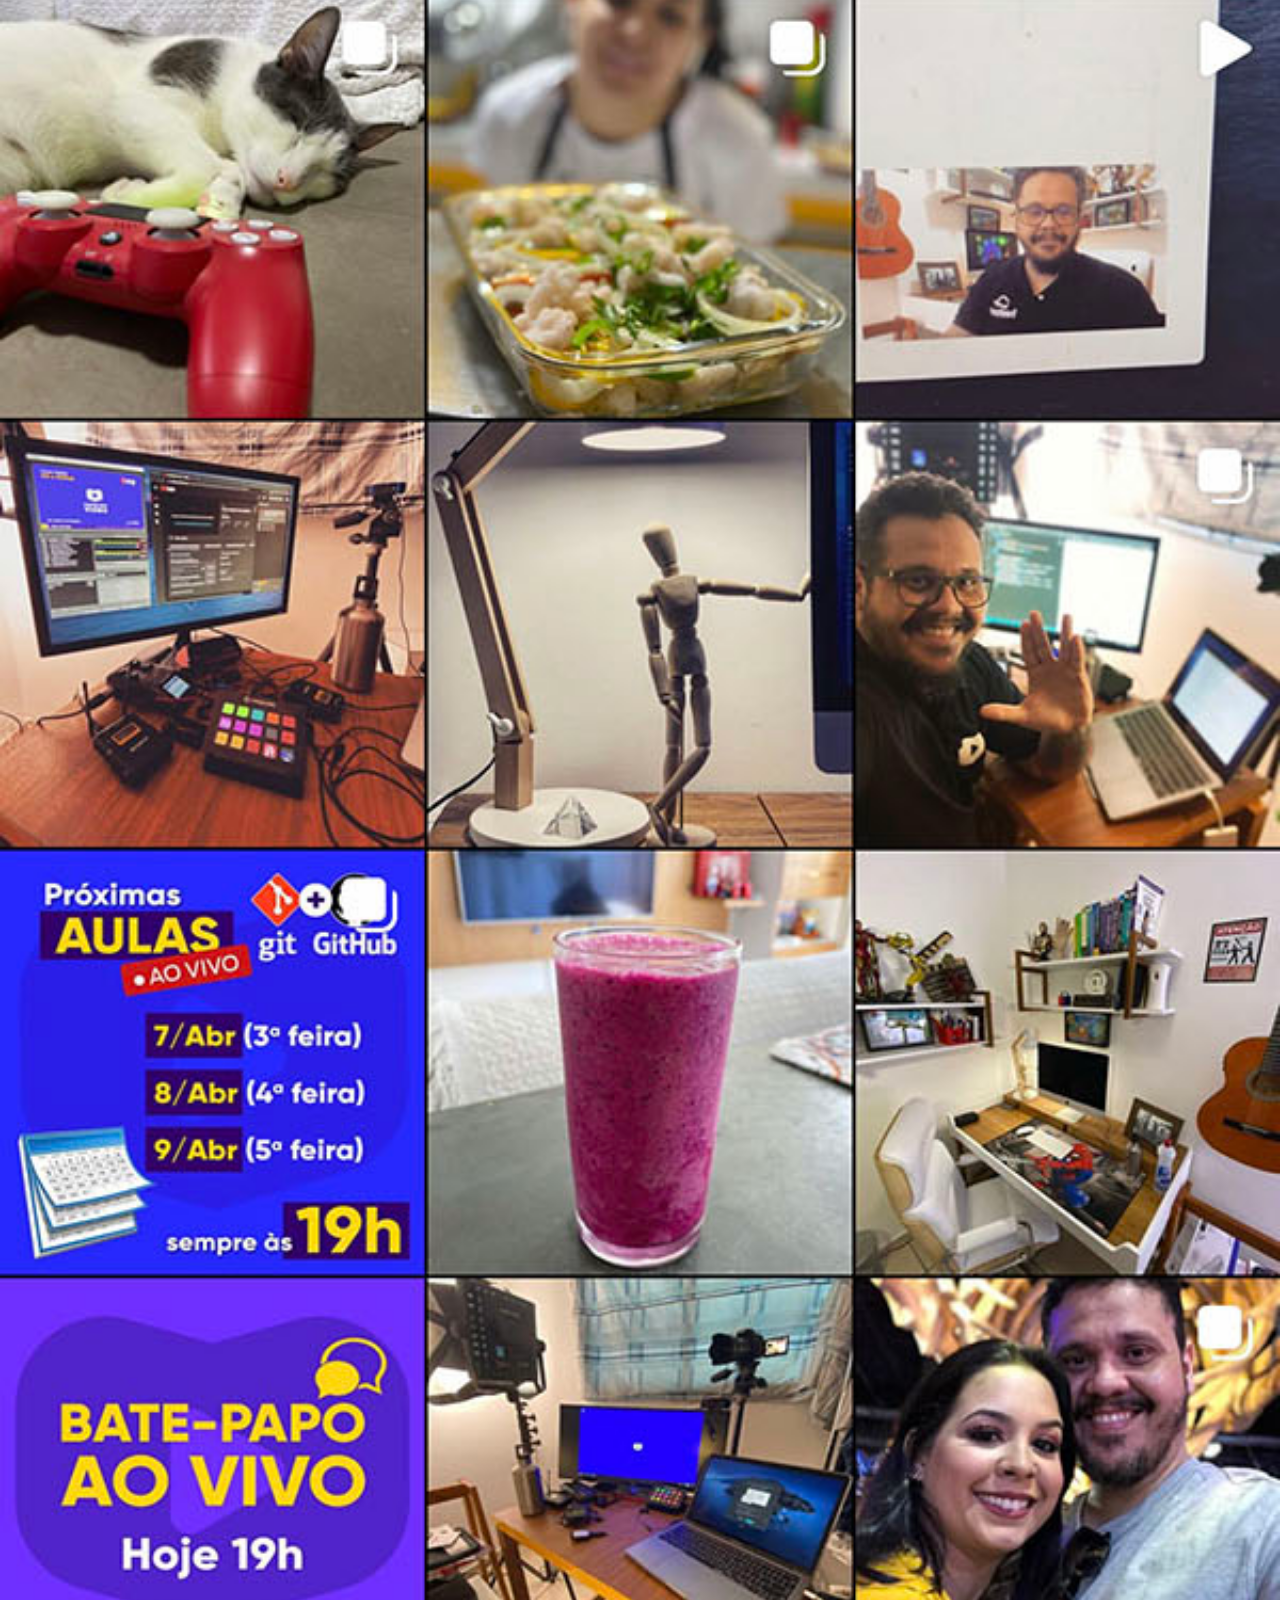
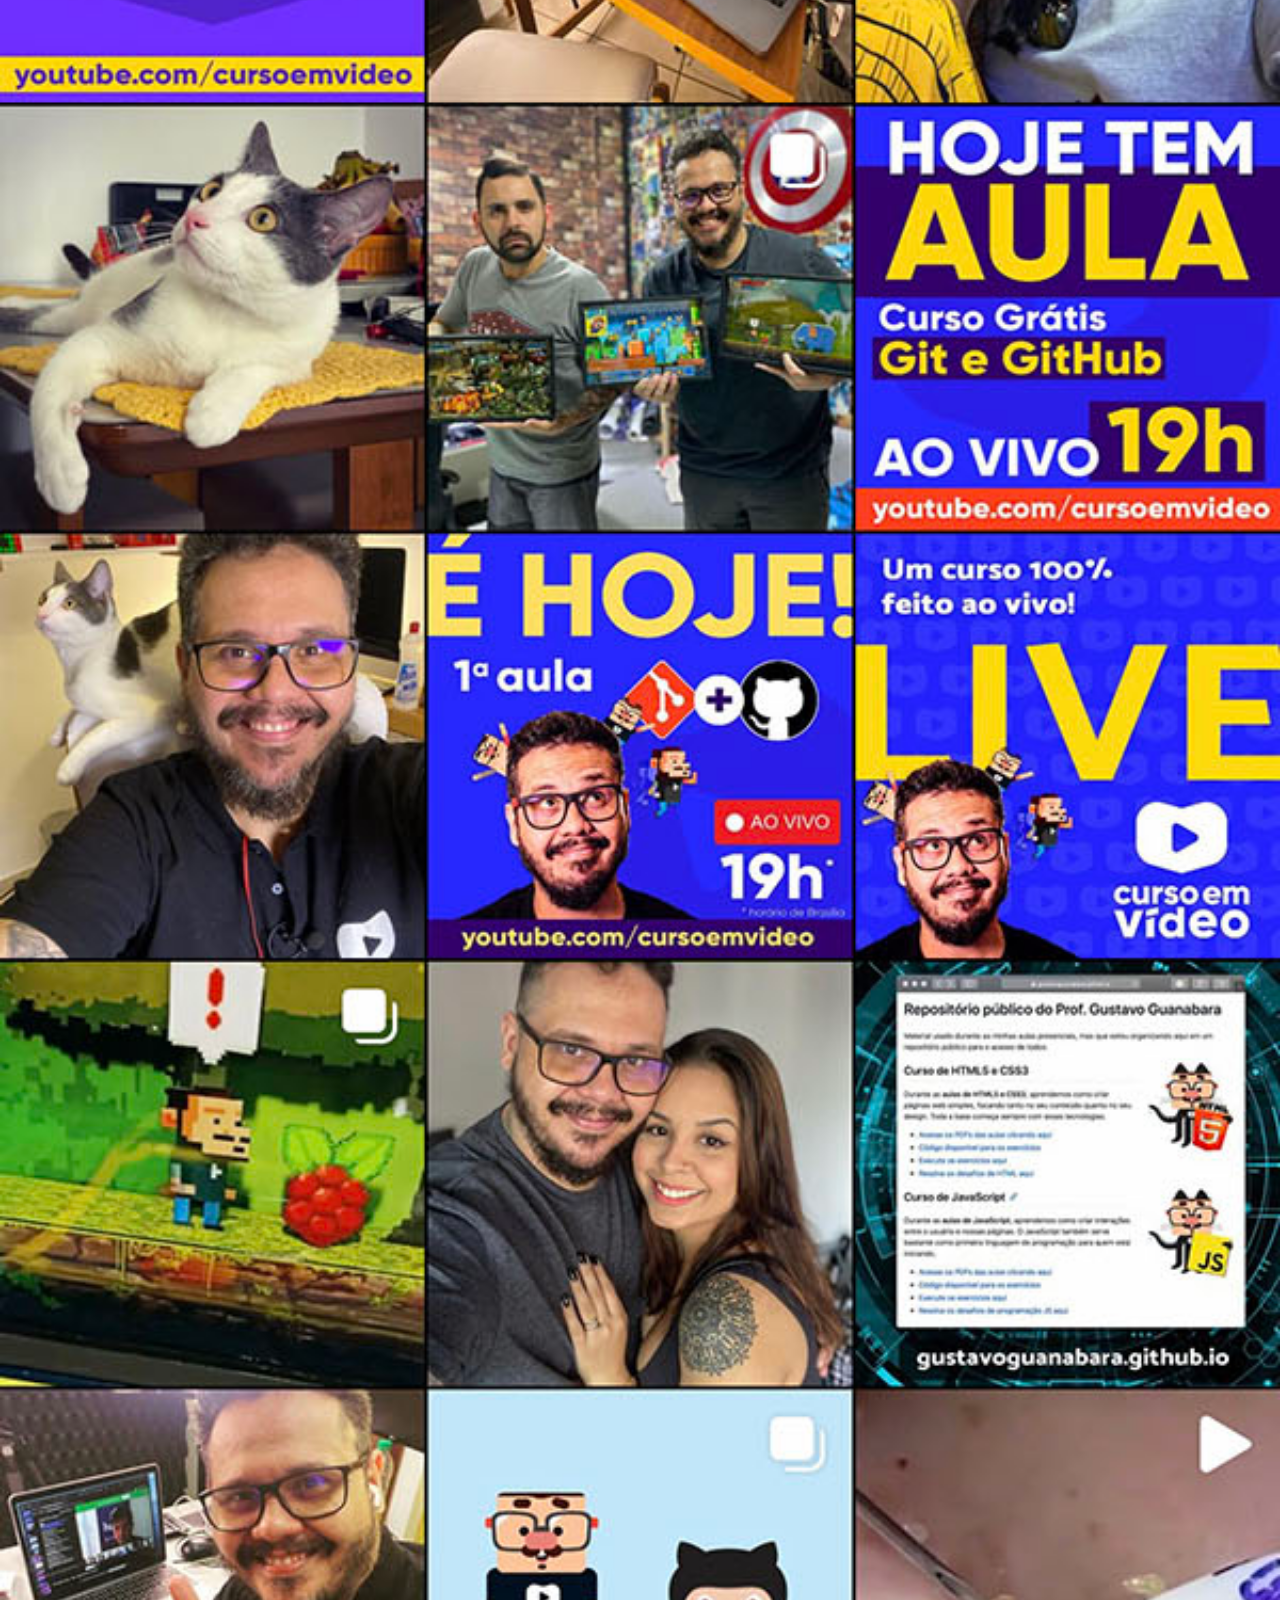
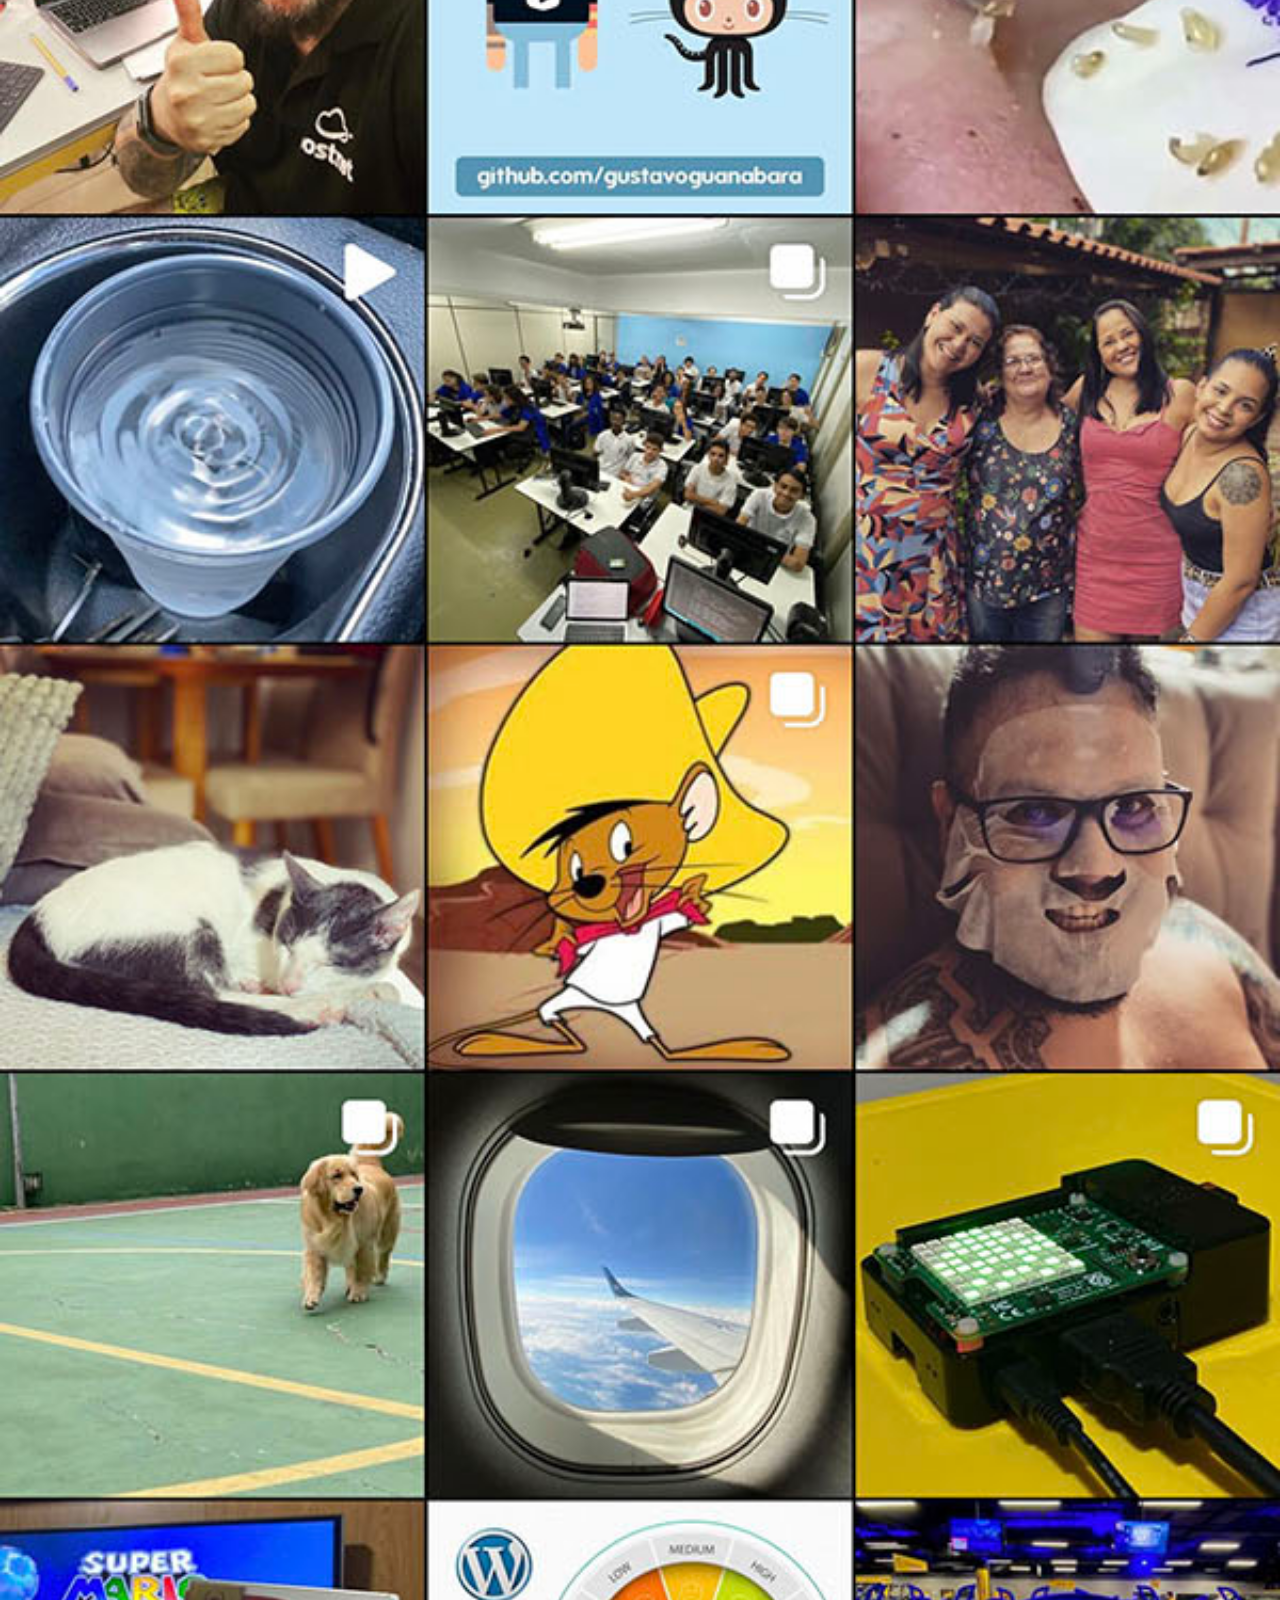
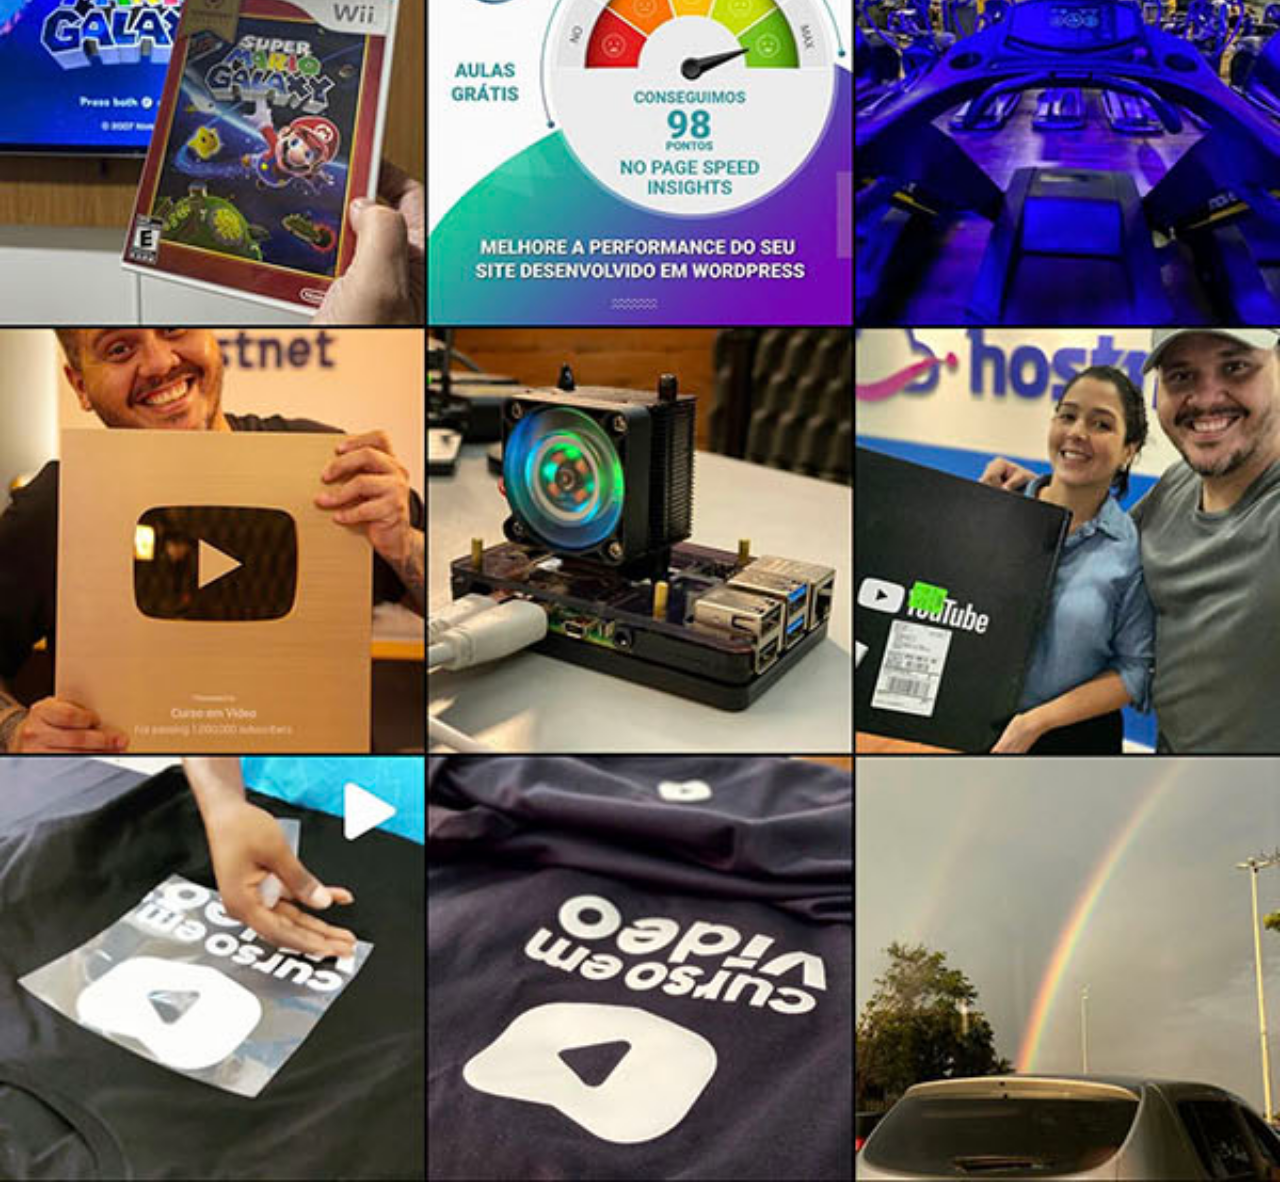
<file: intagram.html>
<!DOCTYPE html>
<html lang="en">
<head>
    <meta charset="UTF-8">
    <meta name="viewport" content="width=device-width, initial-scale=1.0">
    <title>home</title>
</head>
<style>
    *{
        margin: 0px;
        padding: 0px;
    }

    ::-webkit-scrollbar{
        width: 0;
        height: 0;
    }

    img{
        width: 100vw;

    }

    a{
        display: block;
        background-color: darkred;
        padding: 20px;
        text-align: center;
        font-weight: bolder;
        text-decoration: none;
        color: white;
    }
</style>
<body>
    <img src="imagens/tela-instagram.jpg" alt="instagram">
</body>
</html>
</file>
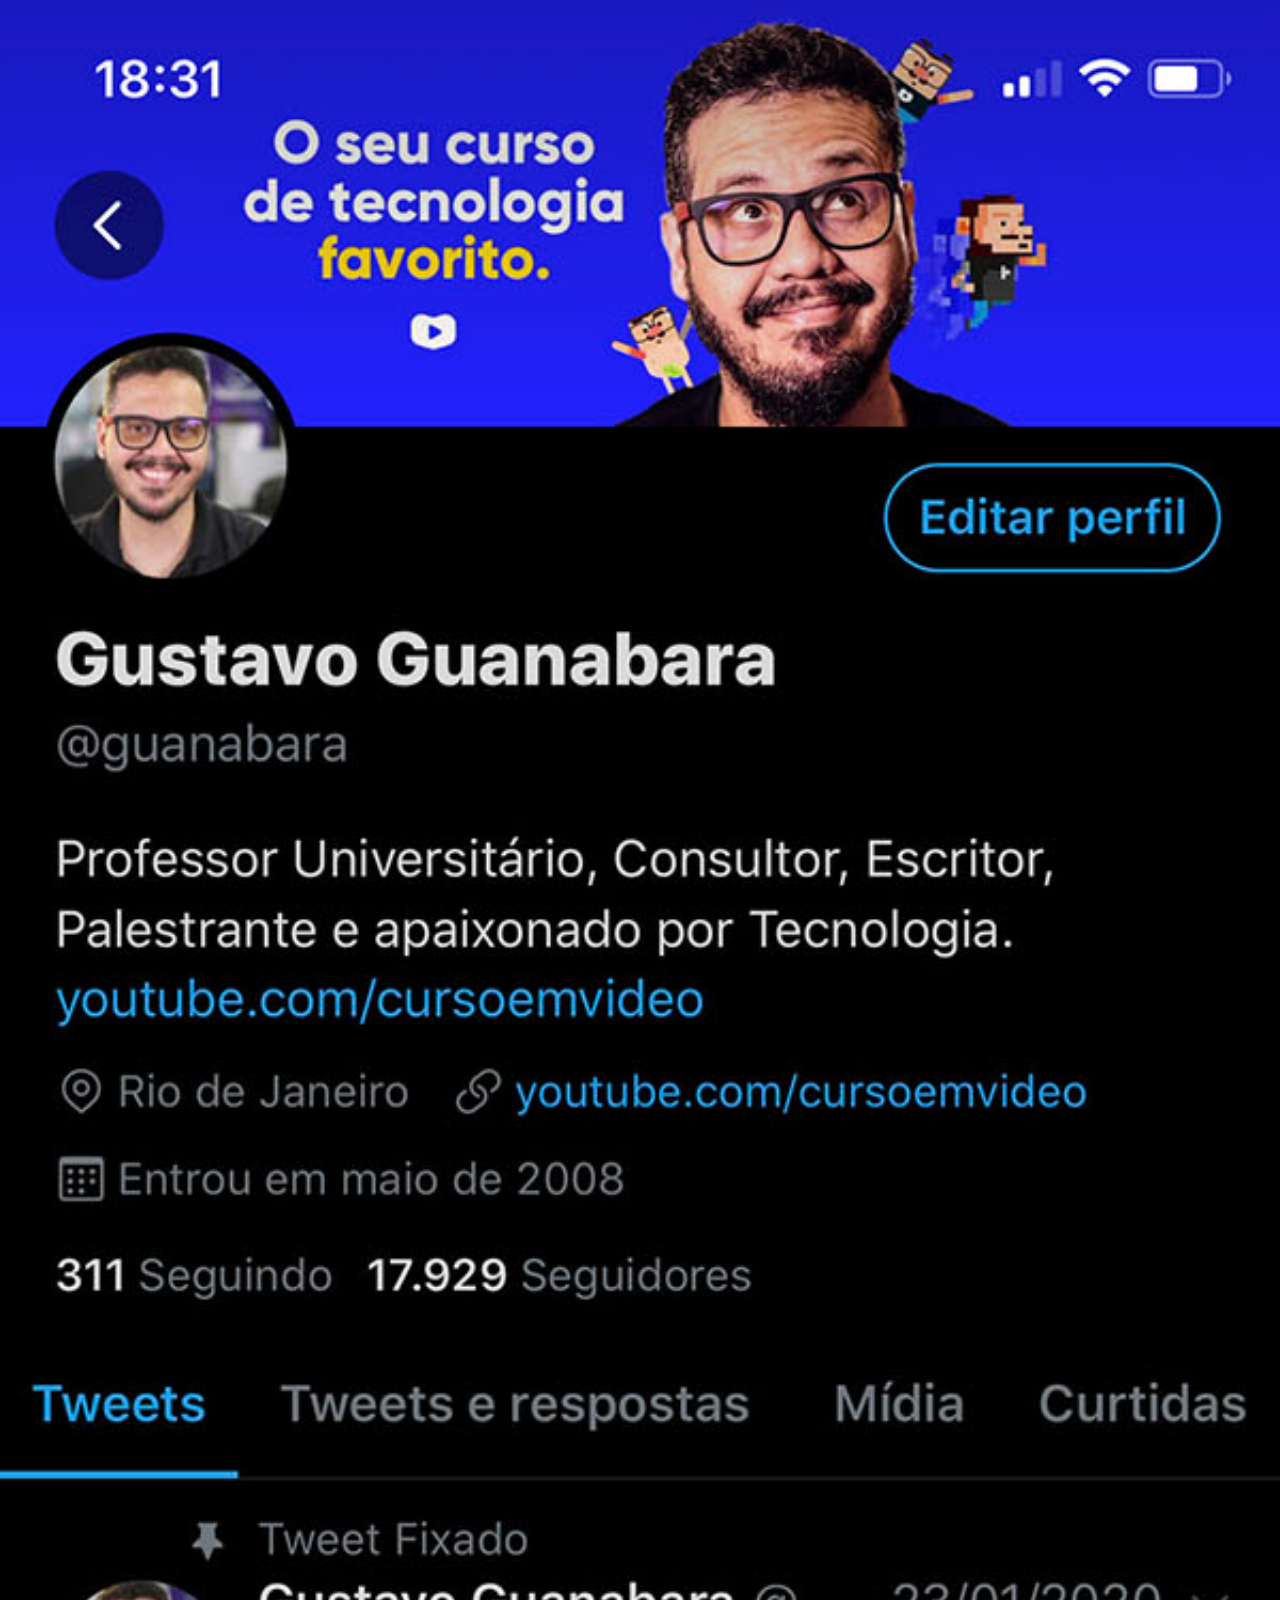
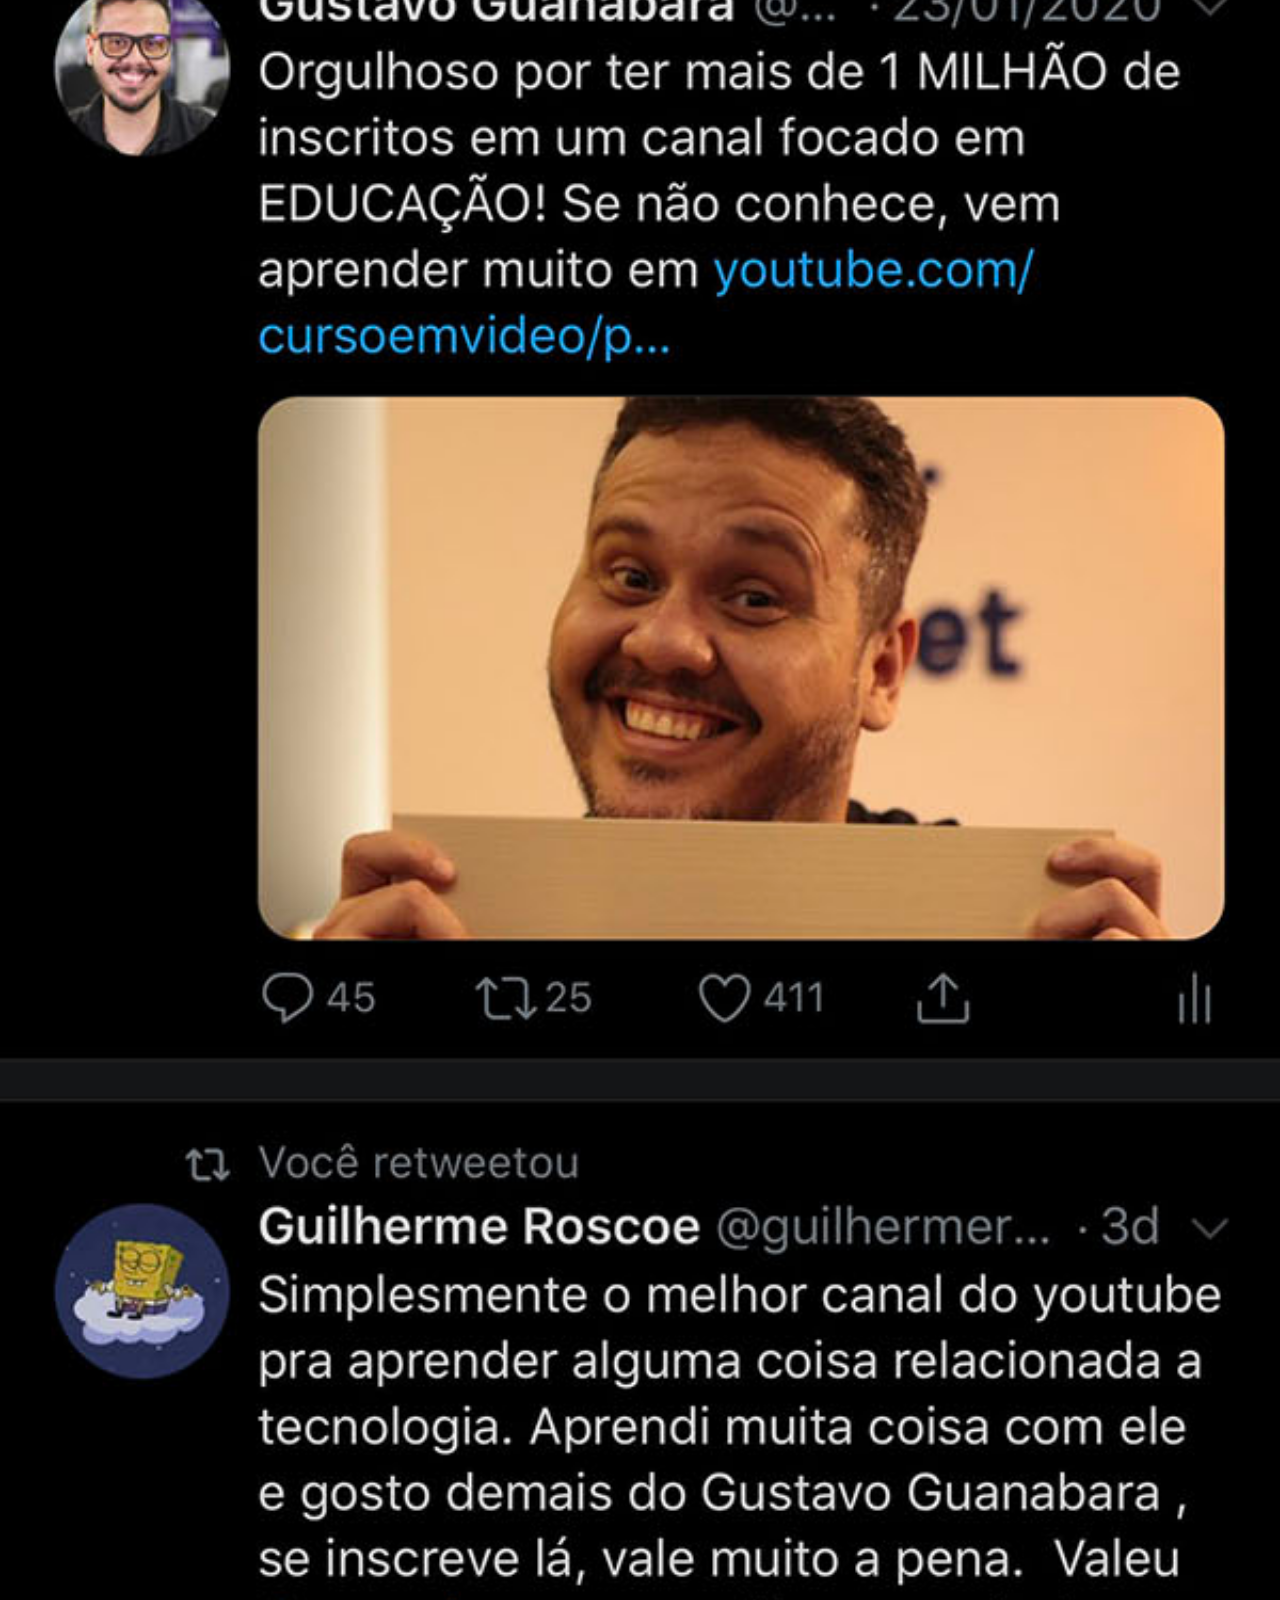
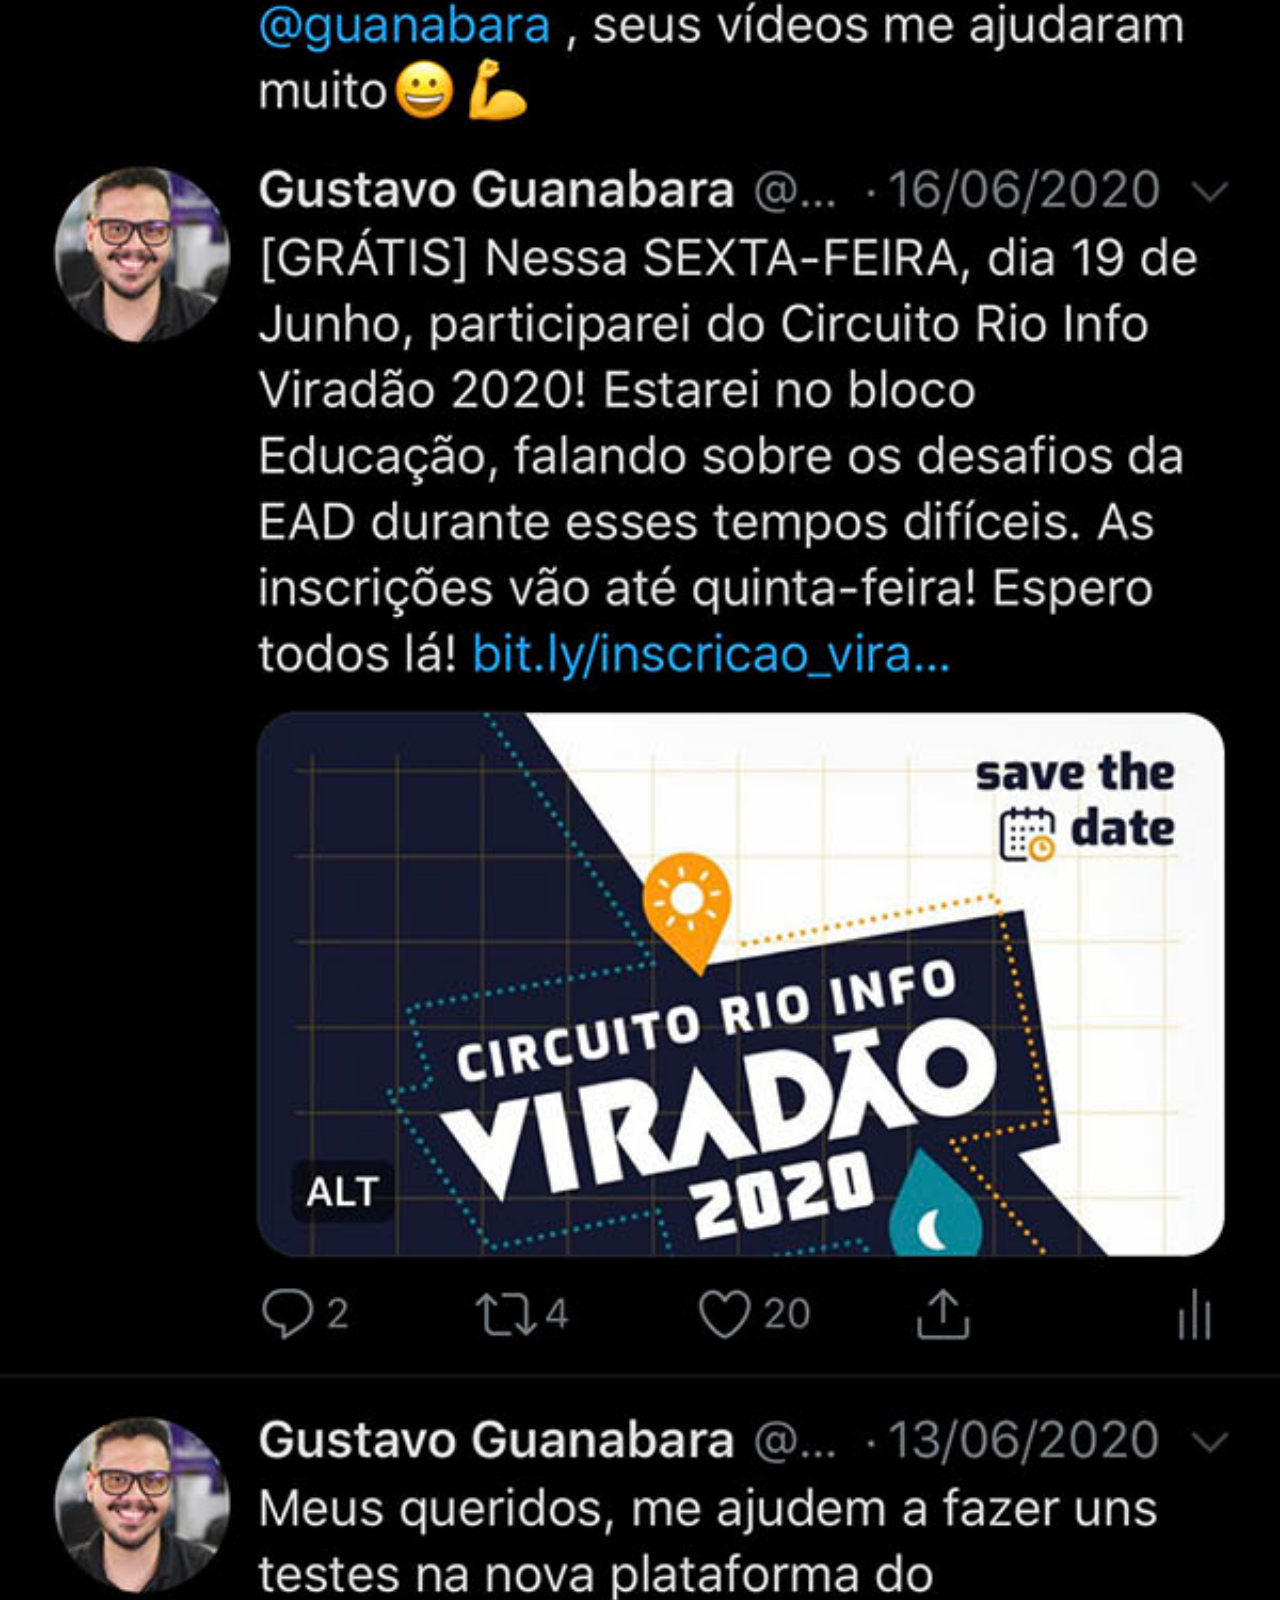
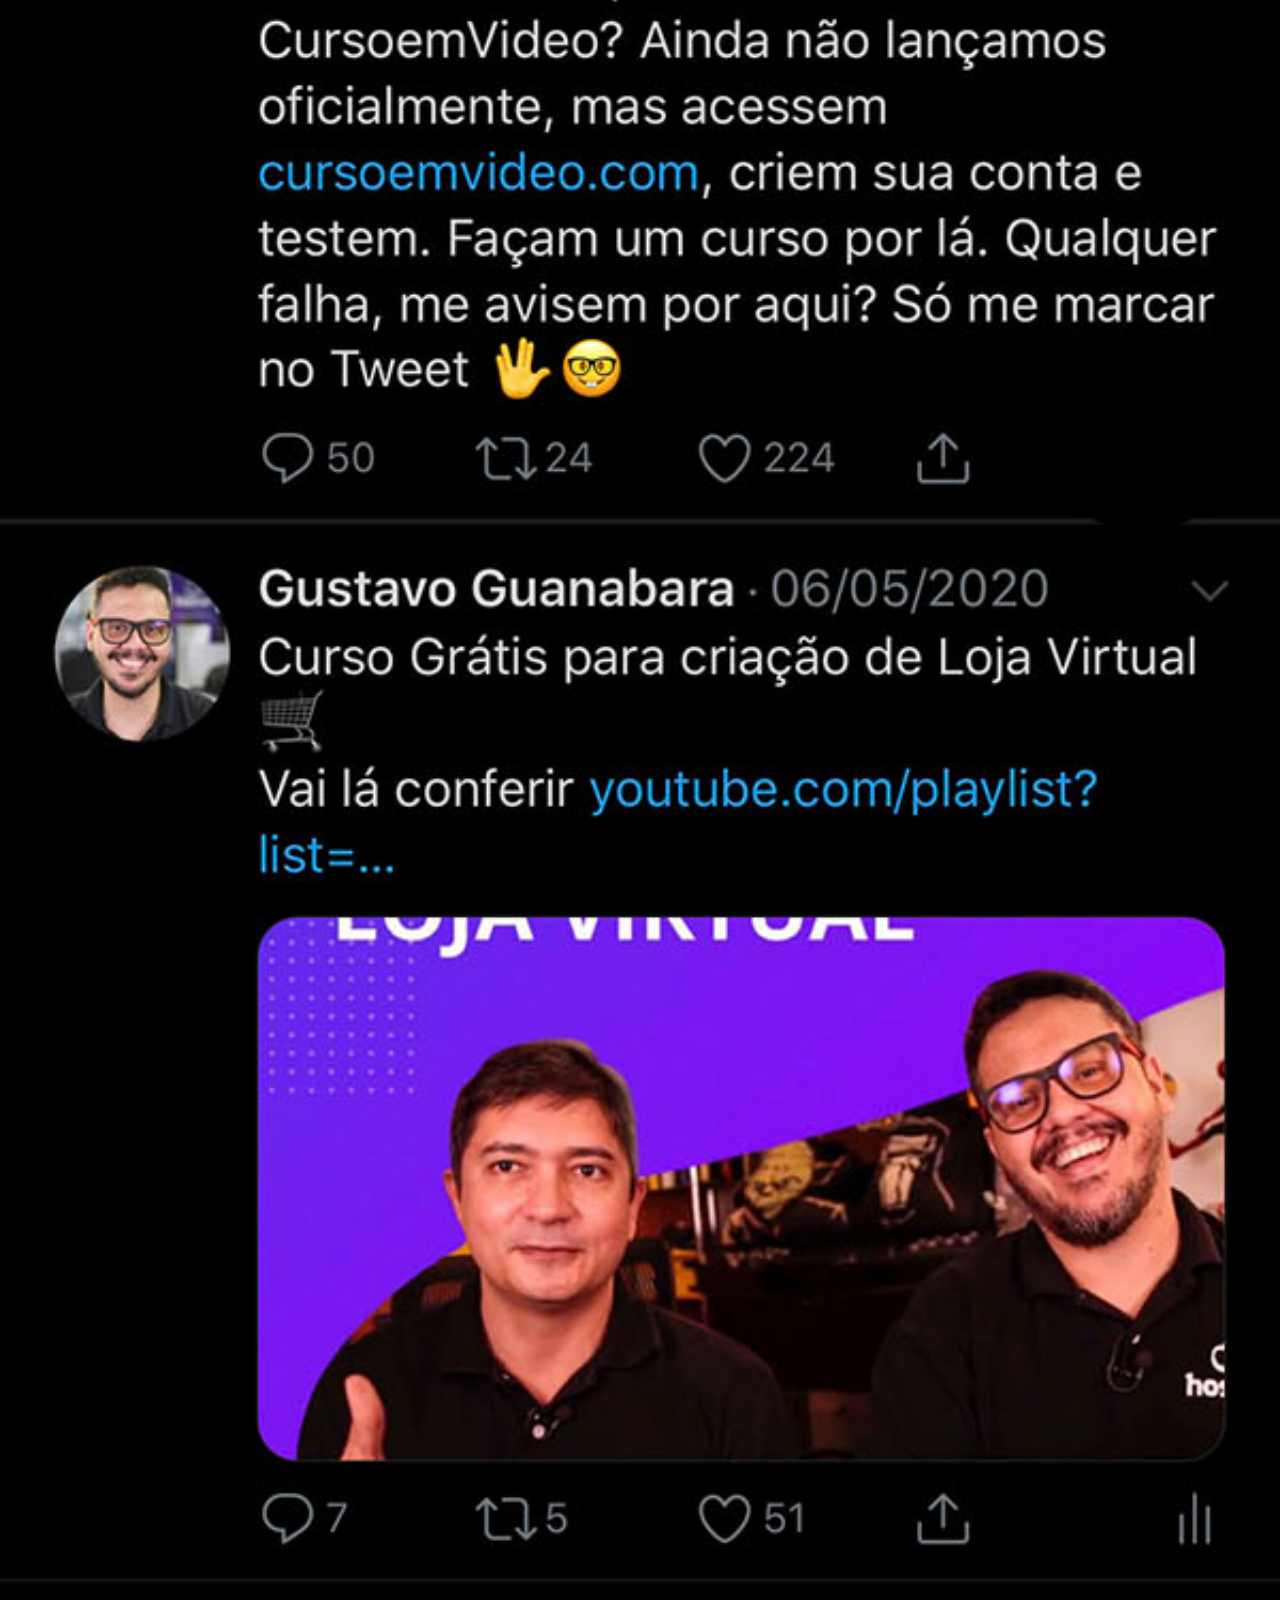
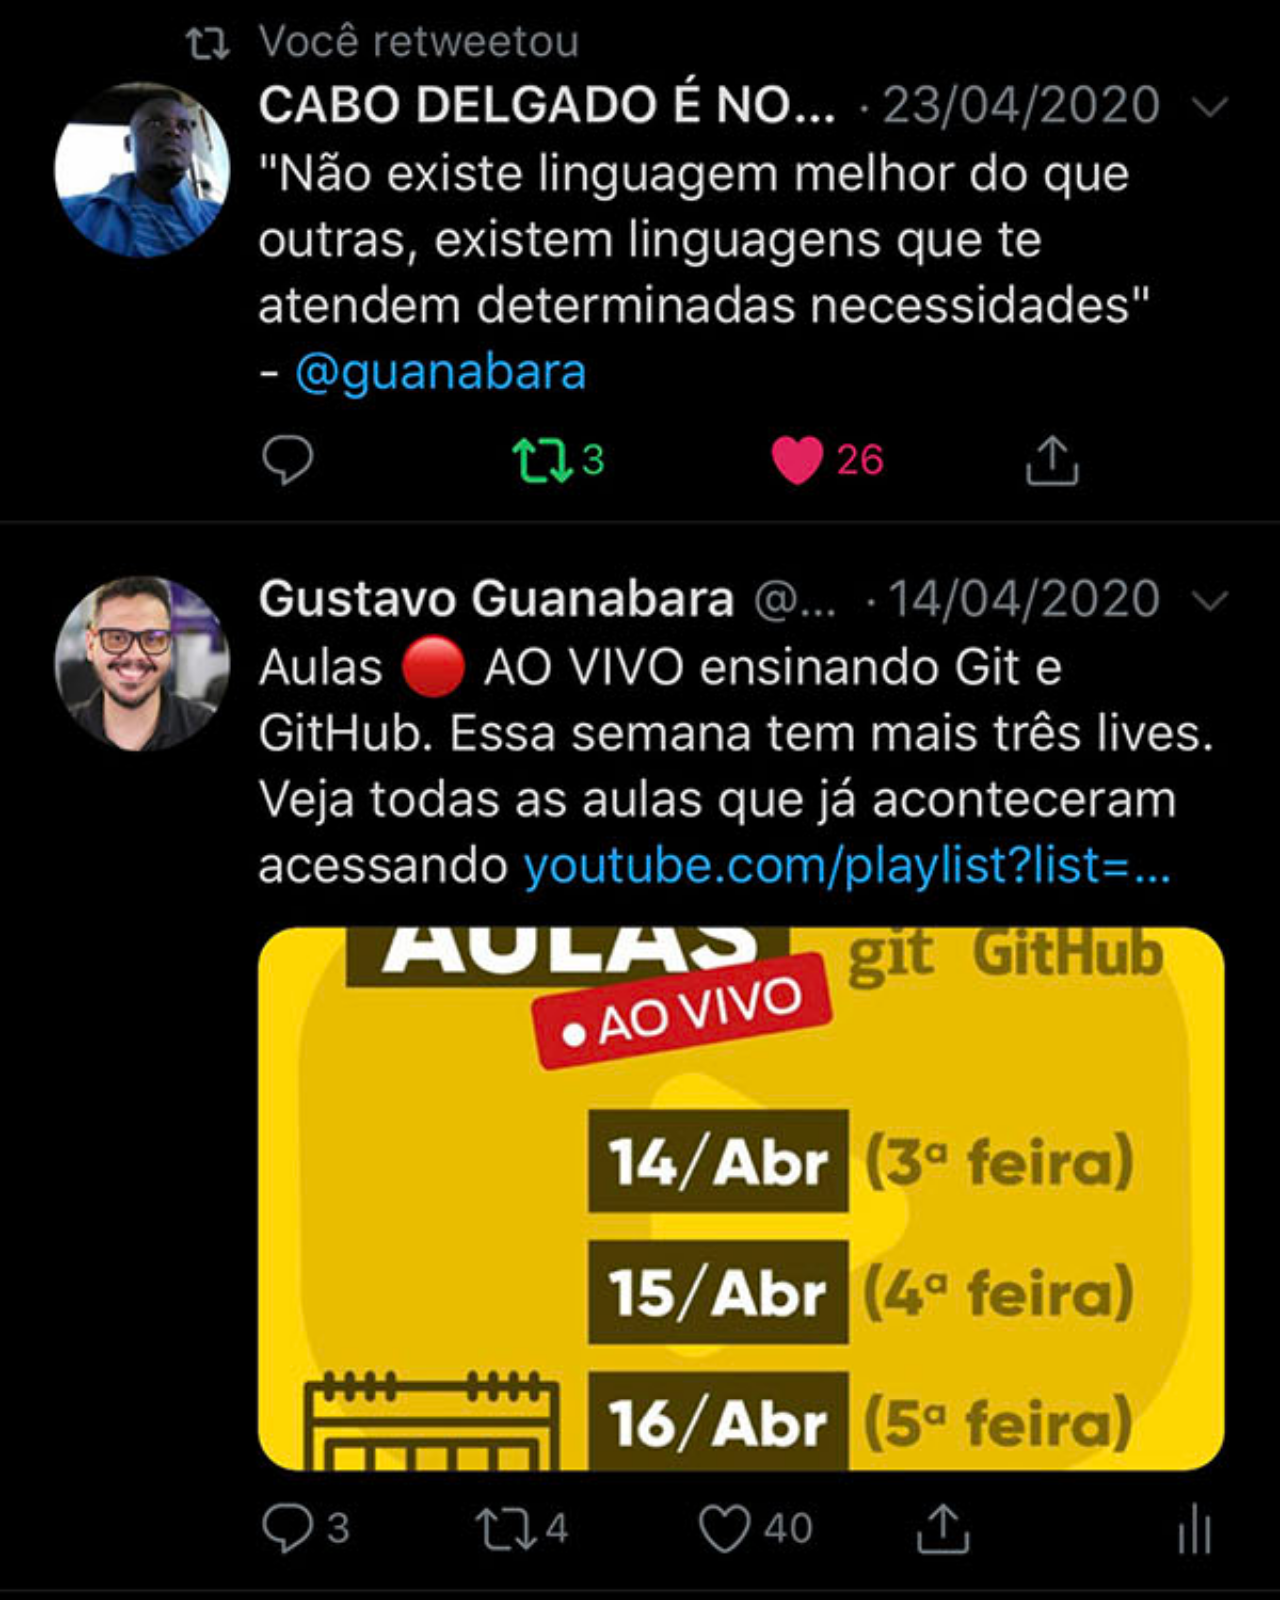
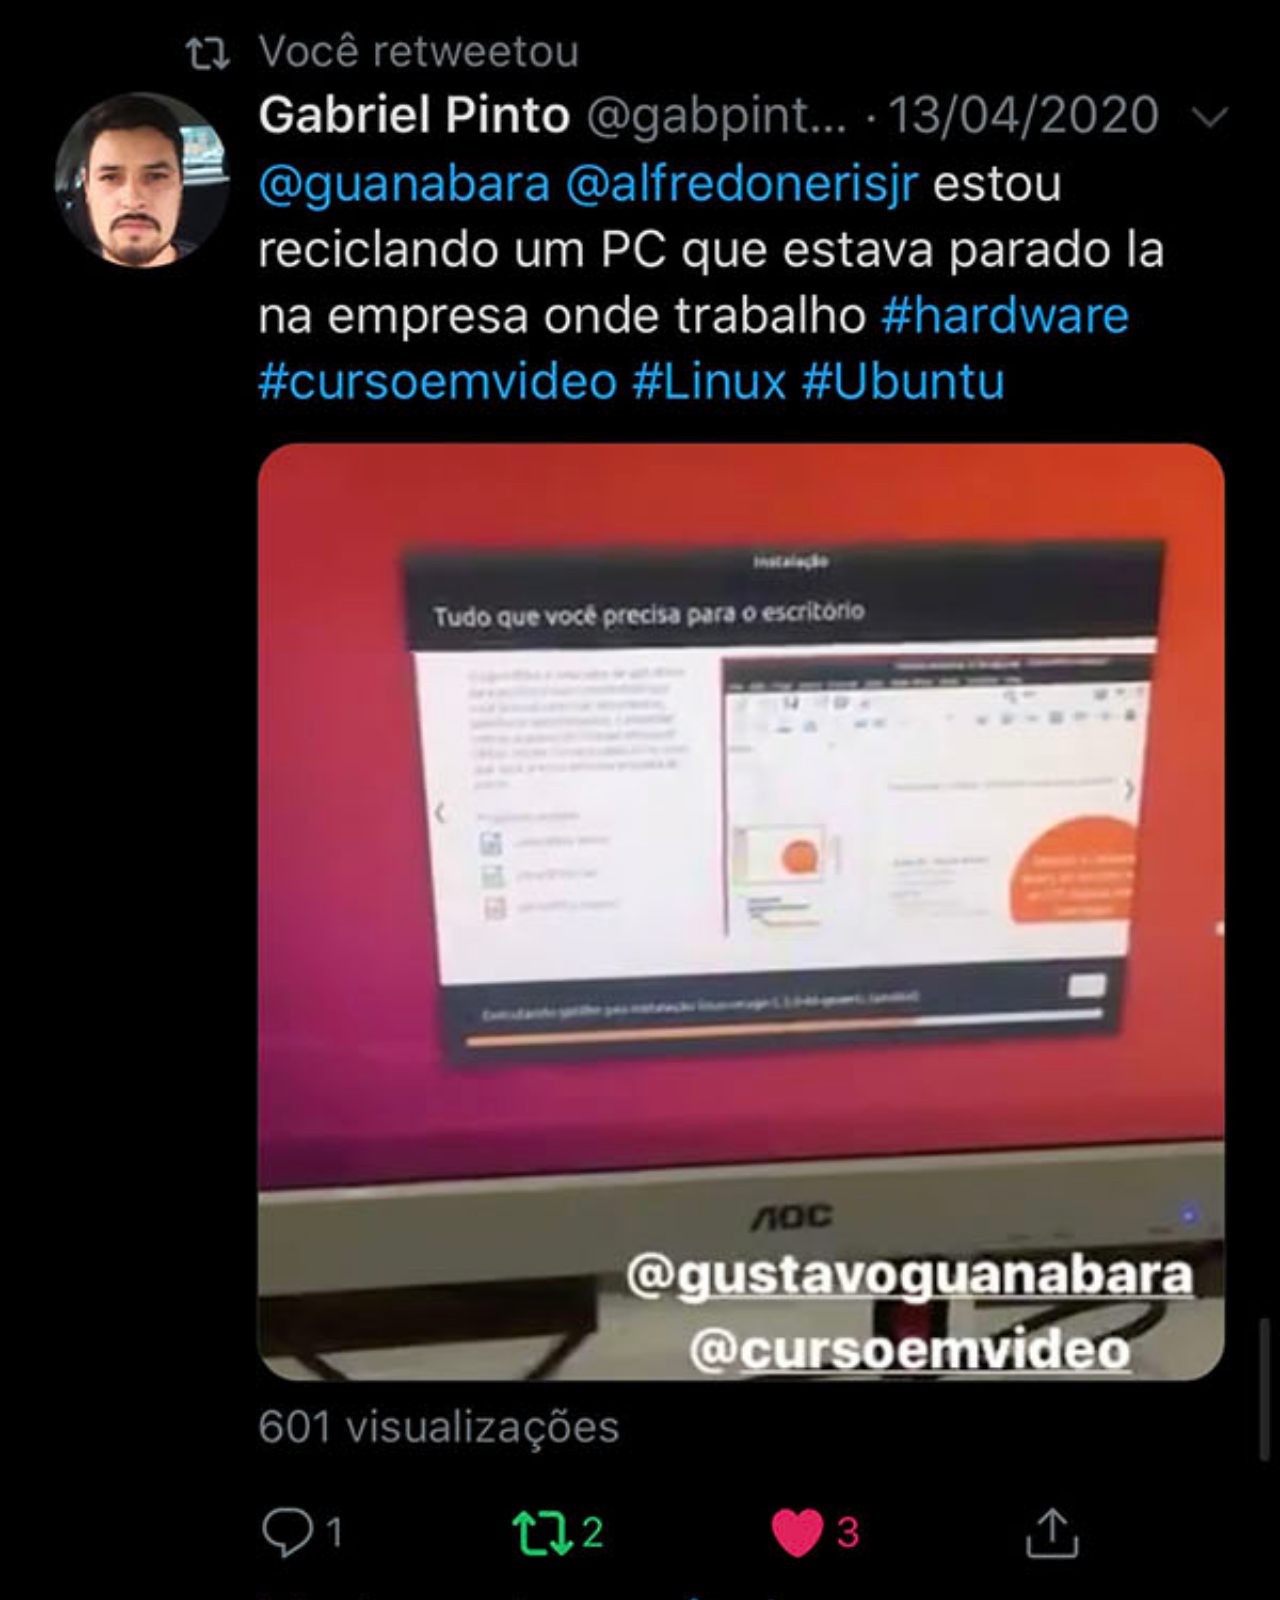
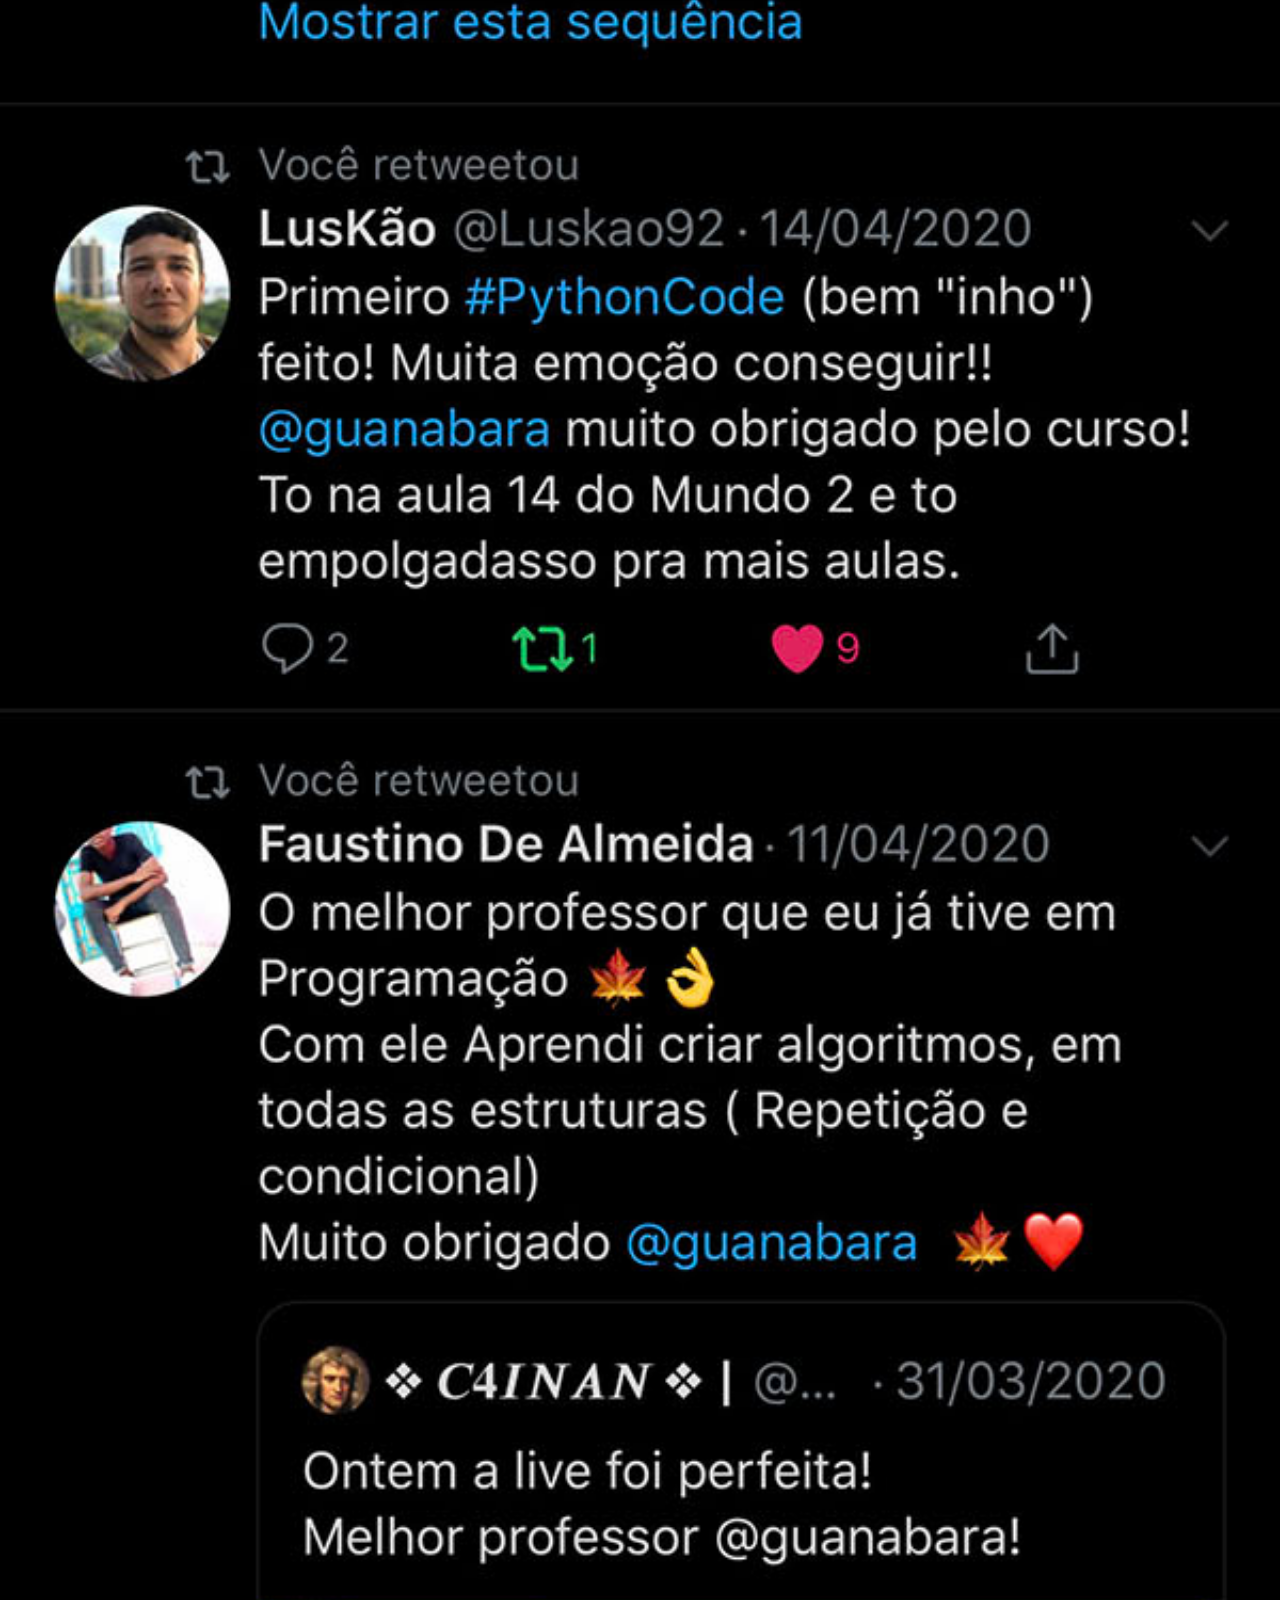
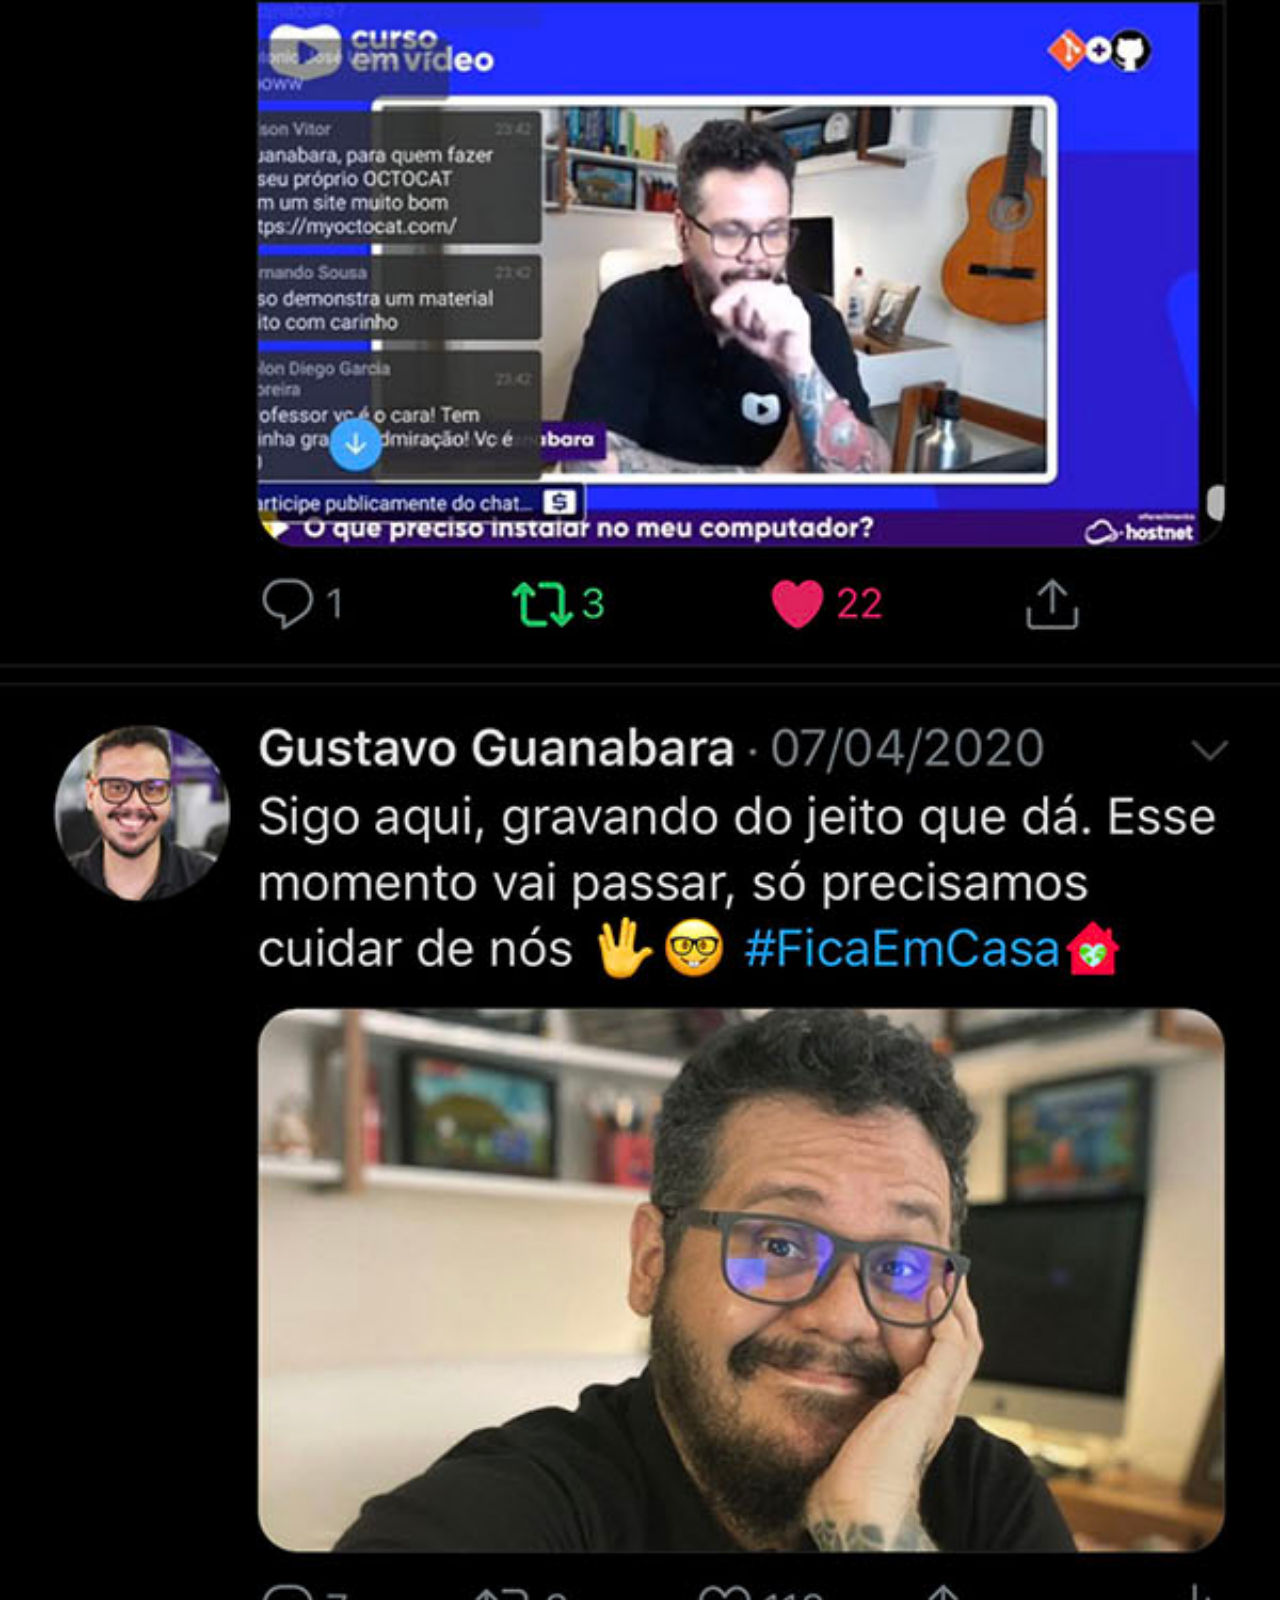
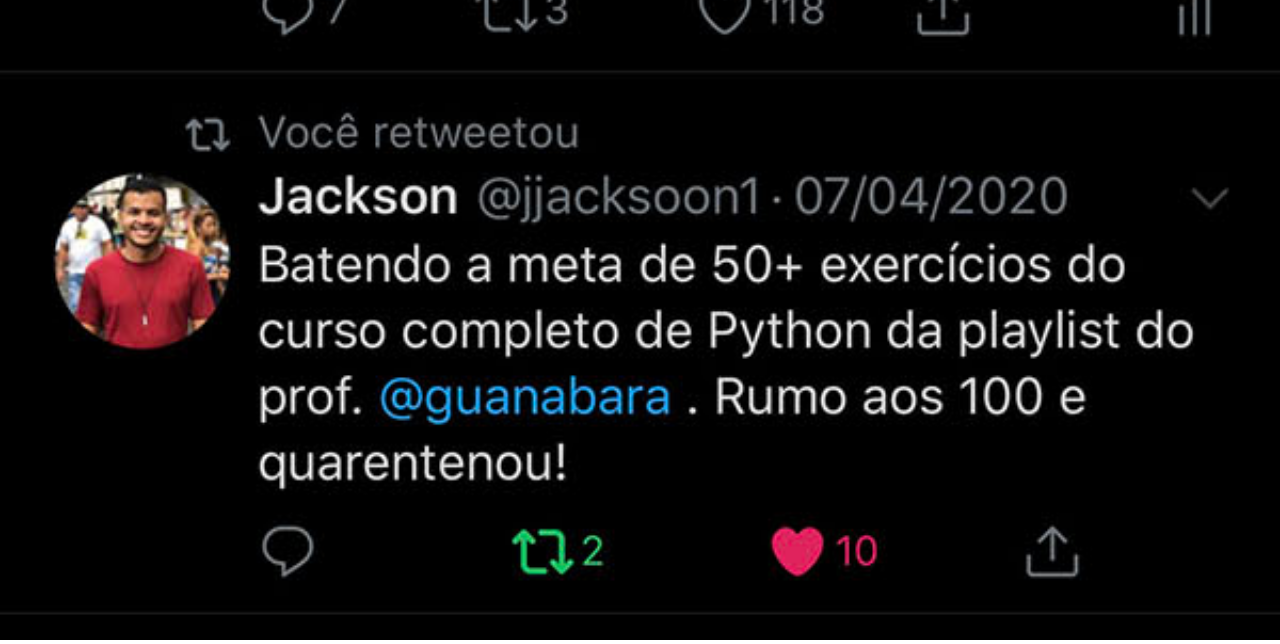
<file: twitter.html>
<!DOCTYPE html>
<html lang="en">
<head>
    <meta charset="UTF-8">
    <meta name="viewport" content="width=device-width, initial-scale=1.0">
    <title>home</title>
</head>
<style>
    *{
        margin: 0px;
        padding: 0px;
    }

    ::-webkit-scrollbar{
        width: 0;
        height: 0;
    }

    img{
        width: 100vw;

    }

    a{
        display: block;
        background-color: darkred;
        padding: 20px;
        text-align: center;
        font-weight: bolder;
        text-decoration: none;
        color: white;
    }
</style>
<body>
    <img src="imagens/tela-twitter.jpg" alt="twitter">
</body>
</html>
</file>
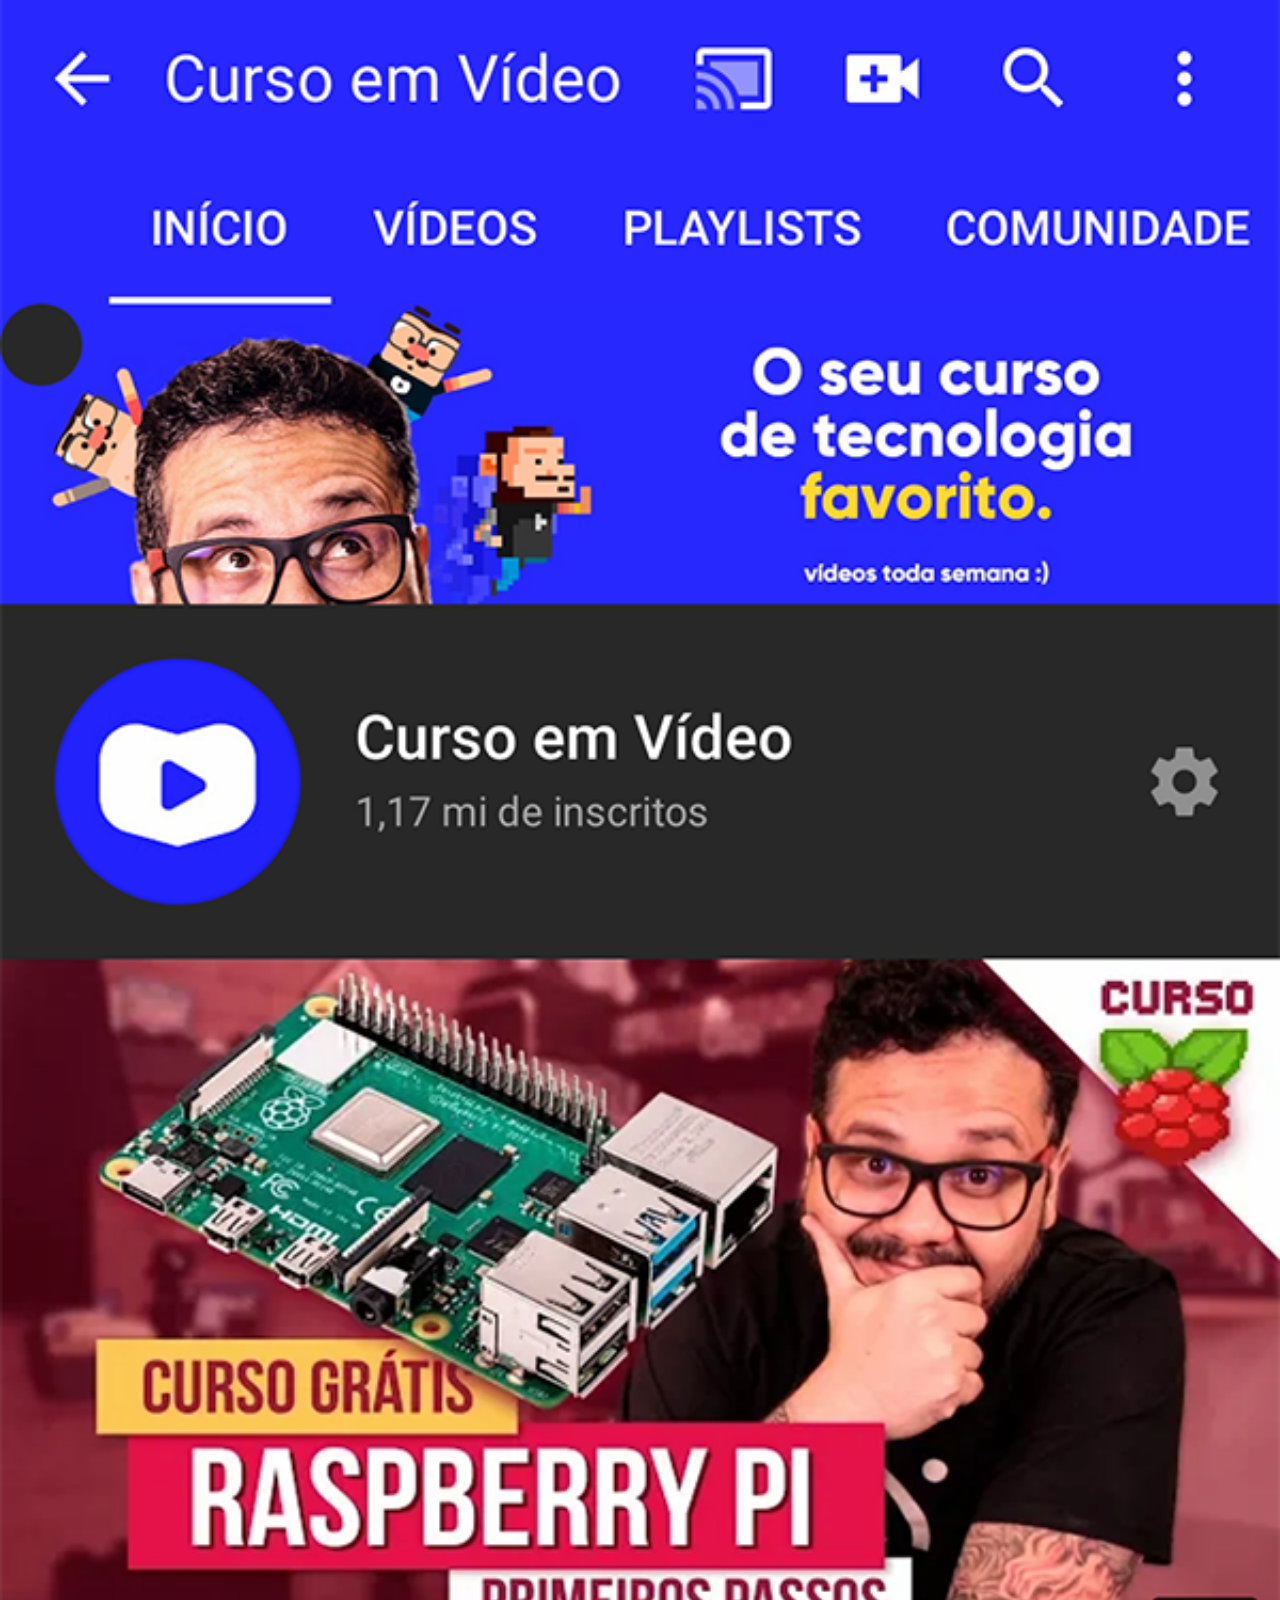
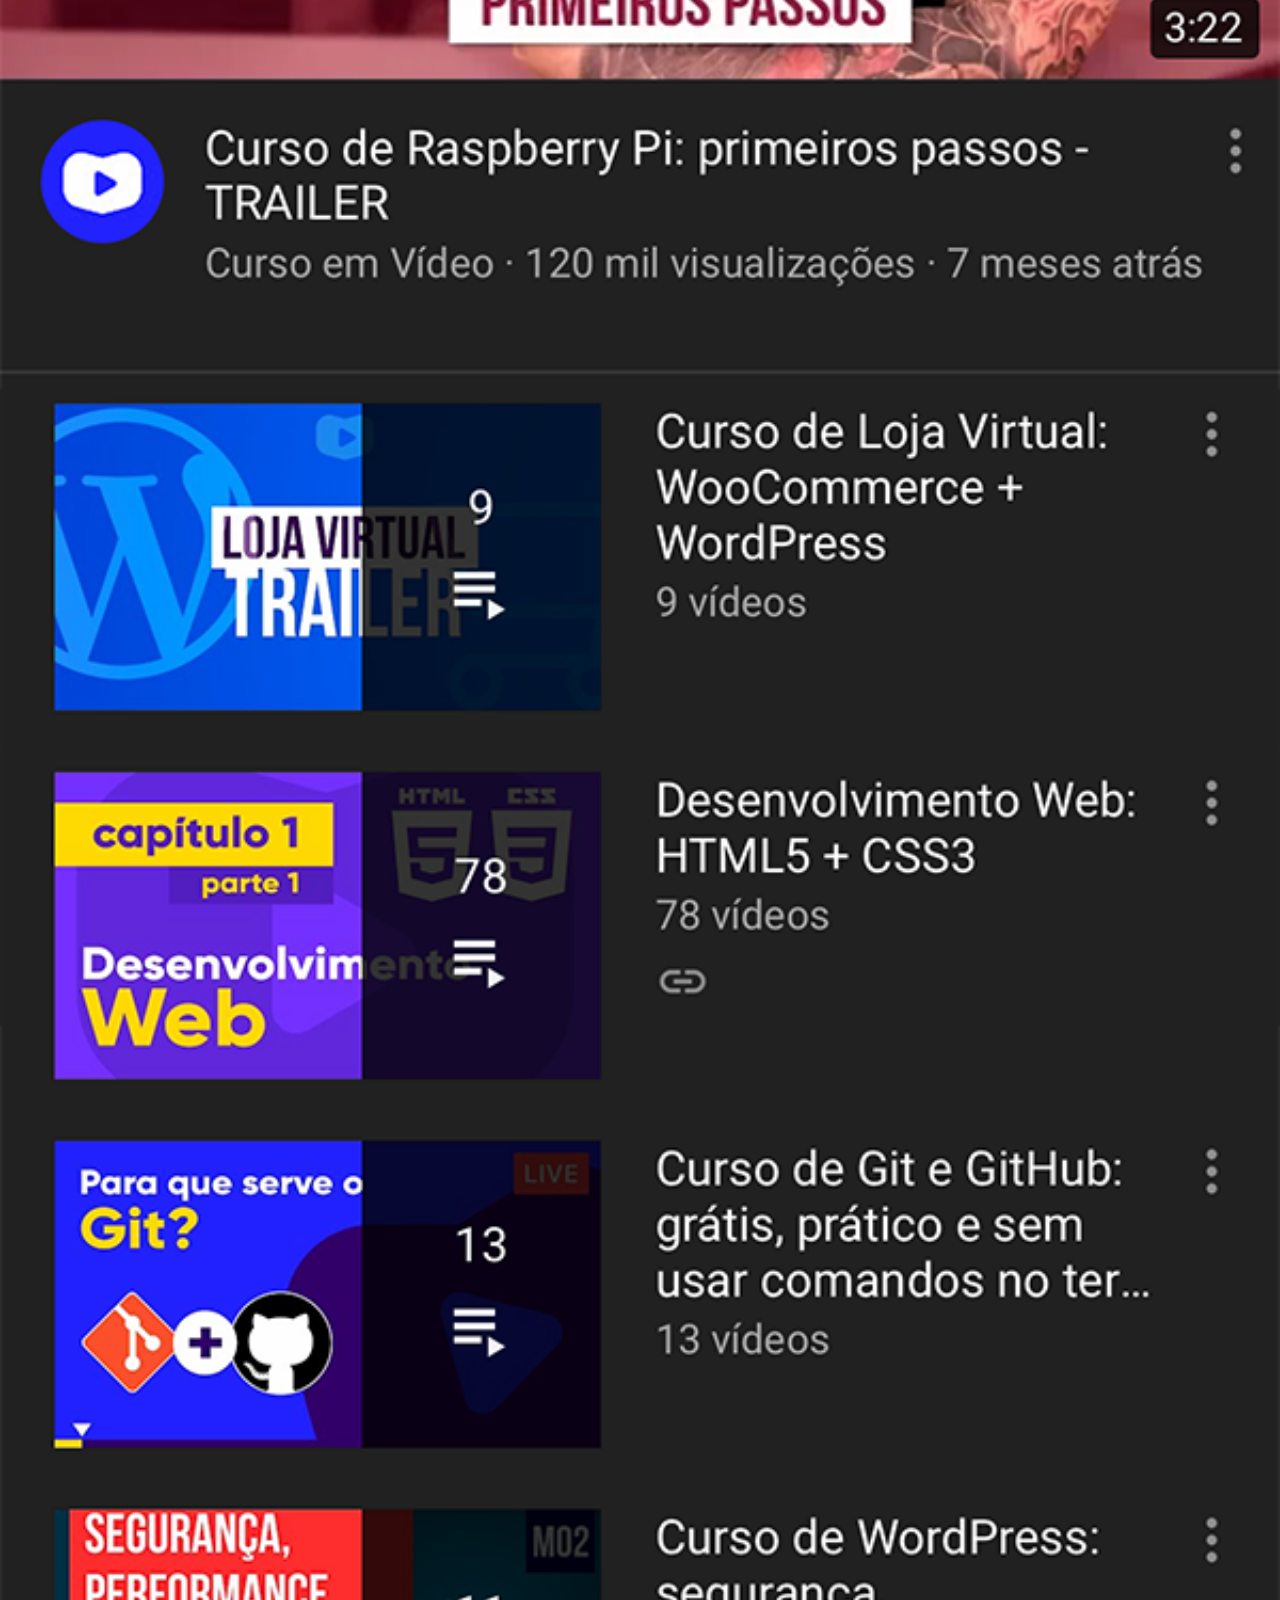
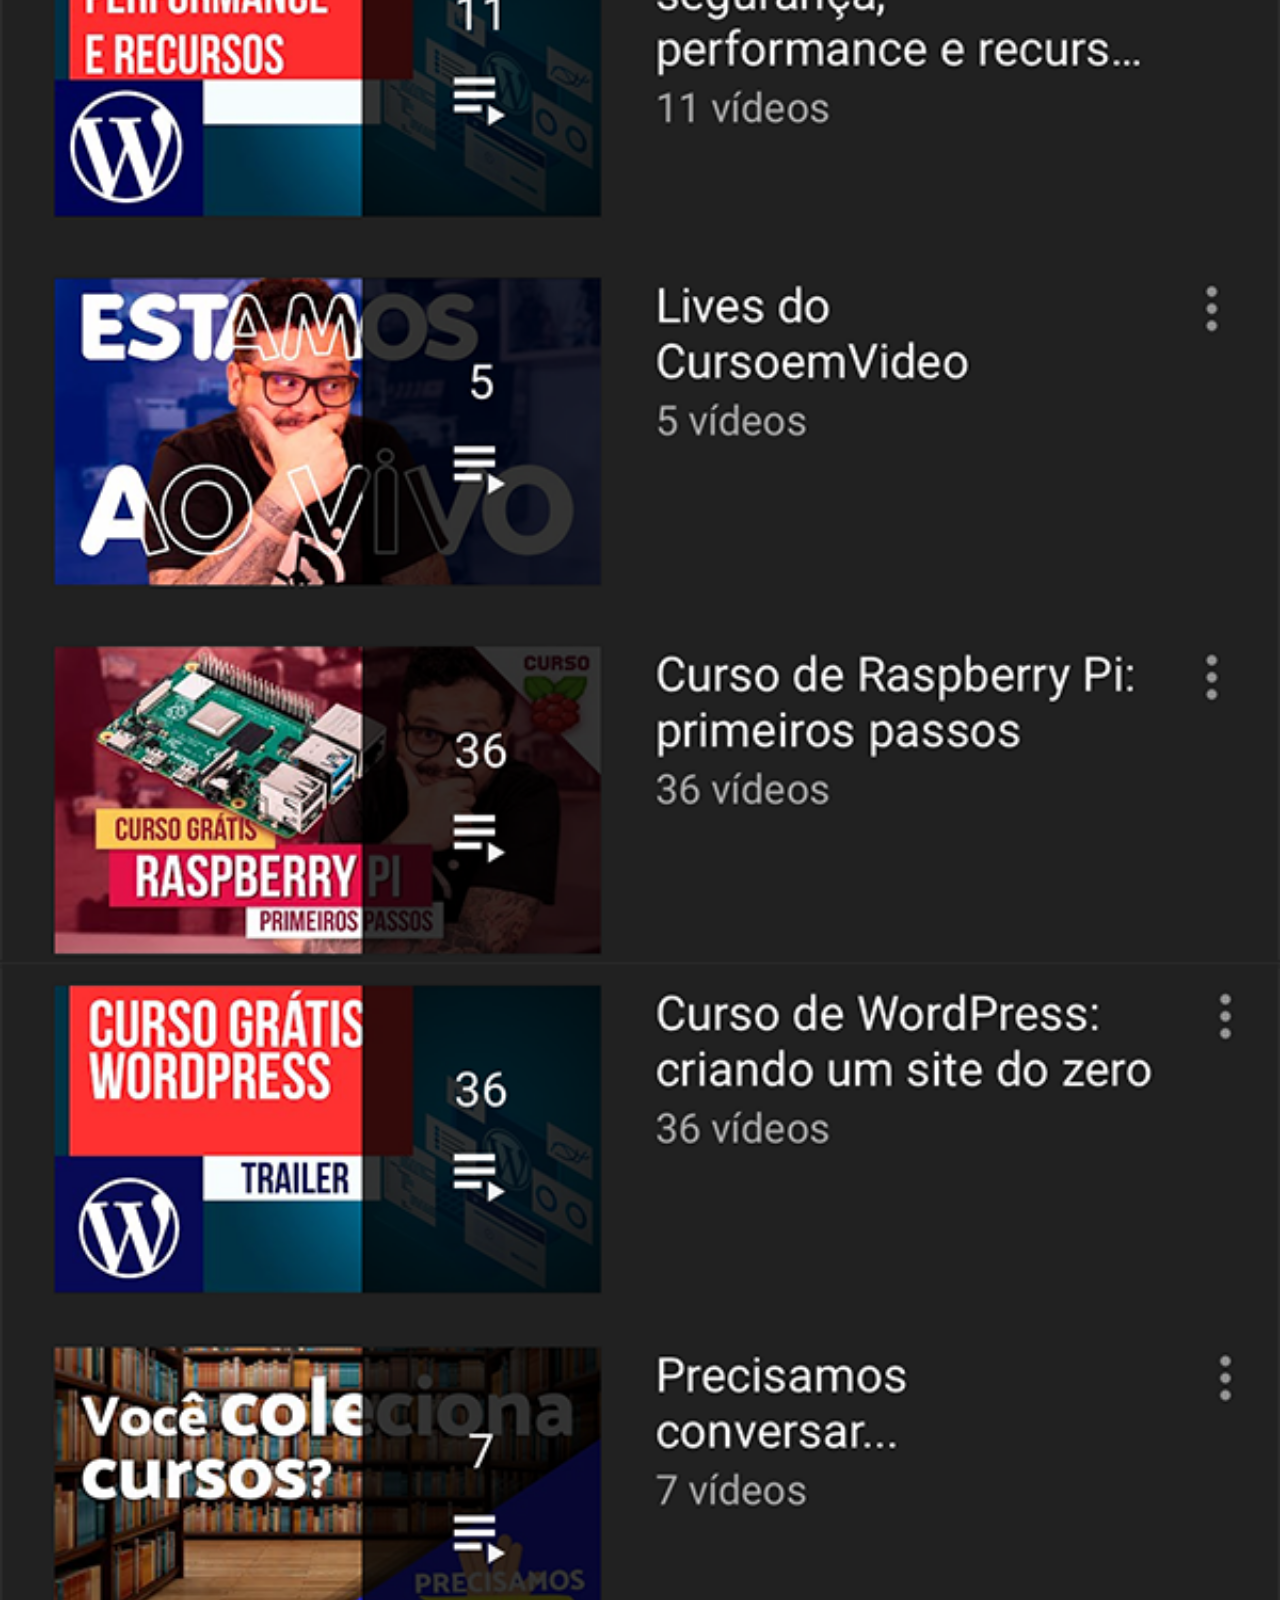
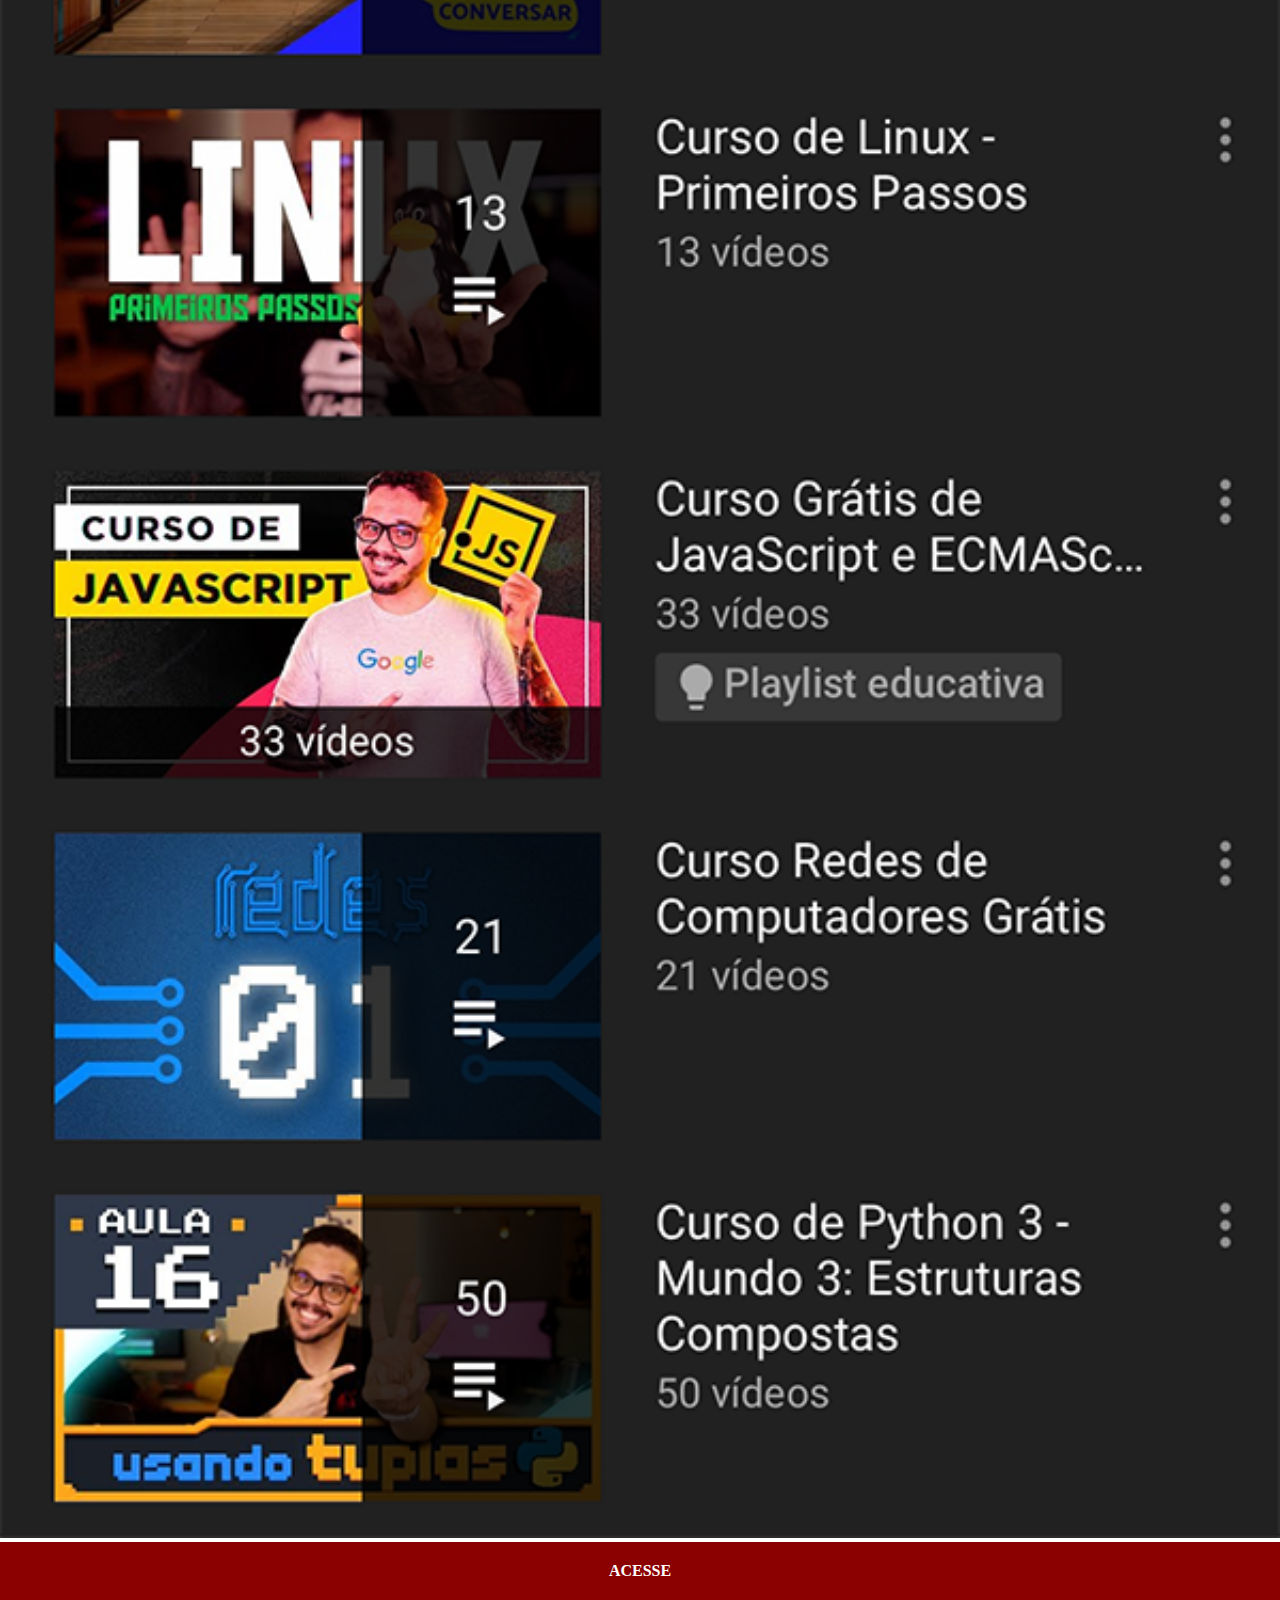
<file: youtube.html>
<!DOCTYPE html>
<html lang="en">
<head>
    <meta charset="UTF-8">
    <meta name="viewport" content="width=device-width, initial-scale=1.0">
    <title>home</title>
</head>
<style>
    *{
        margin: 0px;
        padding: 0px;
    }

    ::-webkit-scrollbar{
        width: 0;
        height: 0;
    }

    img{
        width: 100vw;

    }

    a{
        display: block;
        background-color: darkred;
        padding: 20px;
        text-align: center;
        font-weight: bolder;
        text-decoration: none;
        color: white;
    }
</style>
<body>
    <img src="imagens/tela-youtube.png" alt="youtube">
    <a href="https://www.youtube.com" target="_blank">ACESSE</a>
</body>
</html>
</file>
<file: estilo/style.css>
@charset "UTF-8";

*{
    margin: 0px;
    padding: 0px;
    font-family: Arial, Helvetica, sans-serif;
}

html, body{
    width: 100vw;
    height: 100vh;
}

main{
    height: 100vh;
    position: relative;  
}

body{
    background: url(../imagens/fundo-madeira.jpg);
    background-repeat: no-repeat;
    background-size: cover;
    background-position: center center;
    background-attachment: fixed;
}

#telefone{
    background: url(../imagens/frame-iphone.png);
    background-repeat: no-repeat;
    position: absolute;
    top: 50%;
    left: 50%;
    transform: translate(-50%, -50%);
    width: 311px;
    height: 627px;
}

#tela{
    position: relative;
    top: 81px;
    left: 22px;
    width: 267px;
    height: 477px   ;
    border: 0;
}

#redes-sociais{
    text-align: right;
}

#redes-sociais img{
    width: 50px;
    border-radius: 50%;
    margin: 10px;
}

#redes-sociais img:hover{
    margin: 15px;
    transition-duration: .5s;
}
</file>
